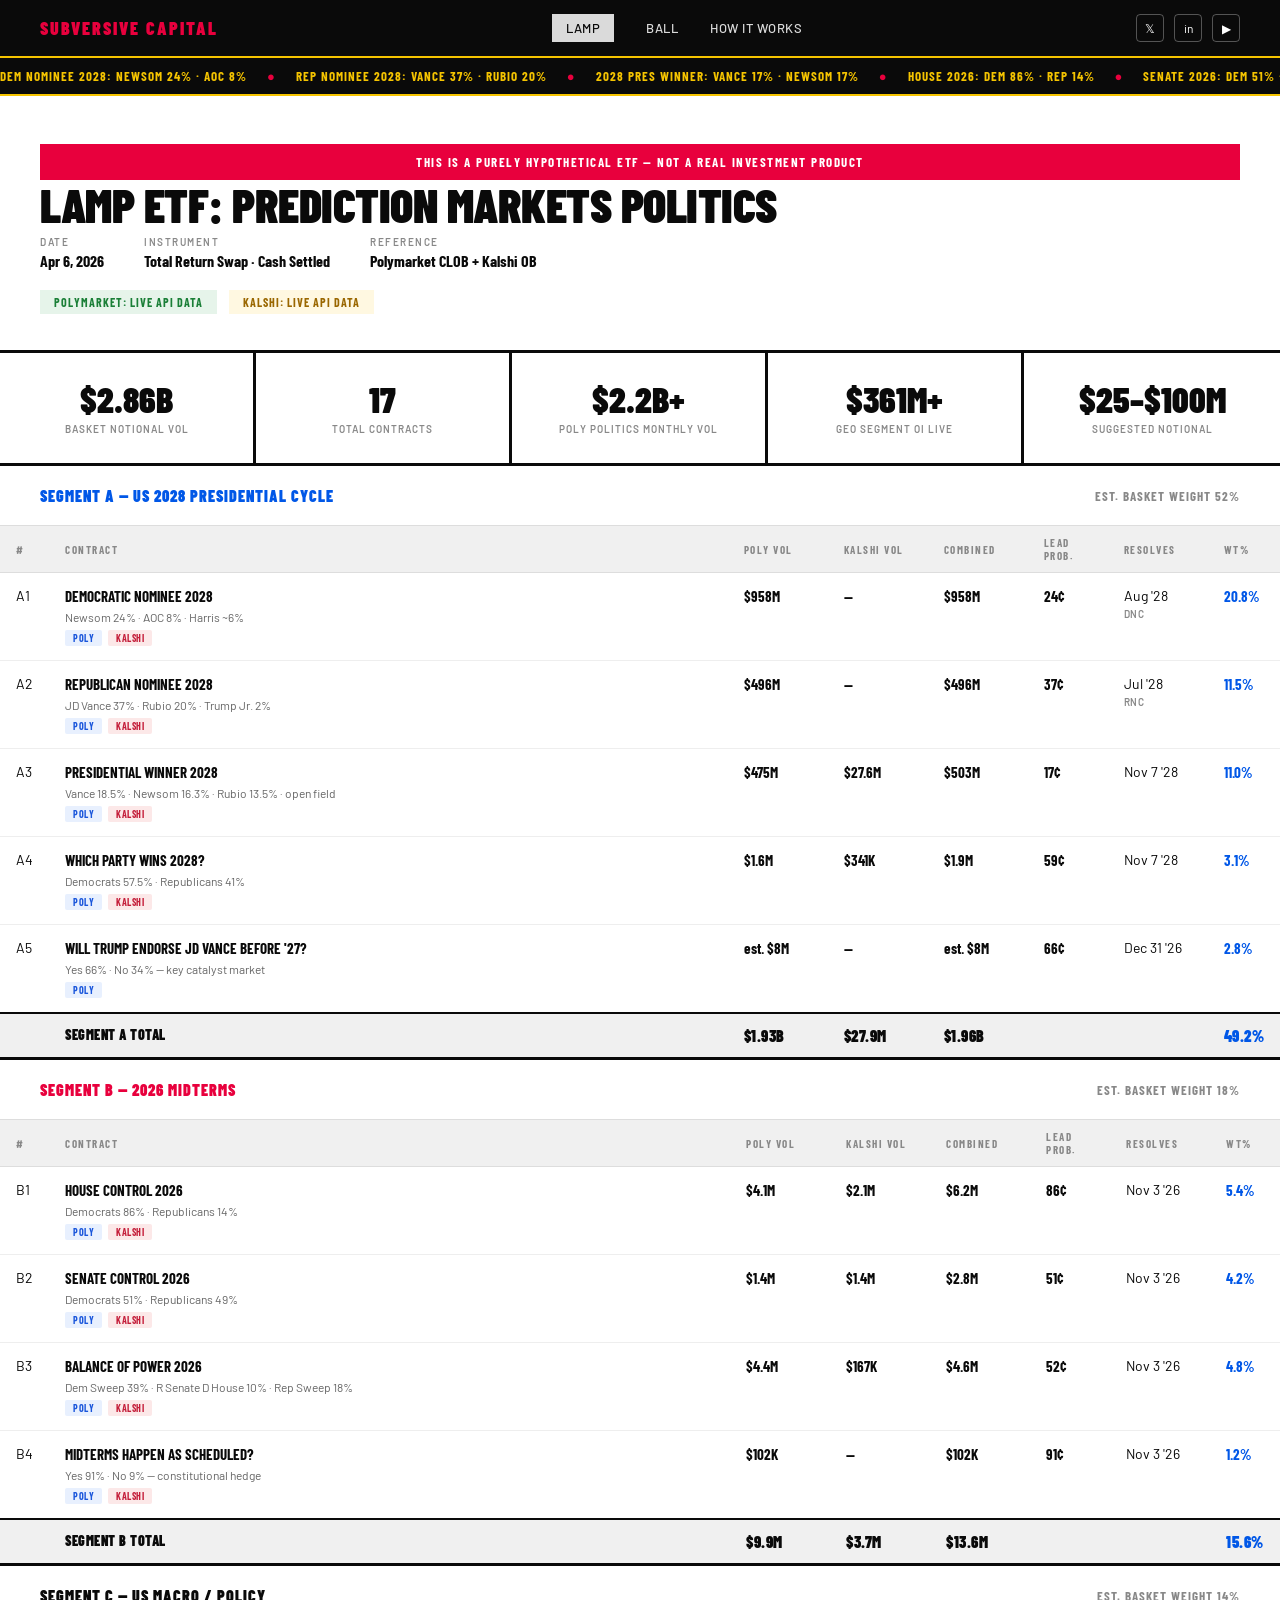
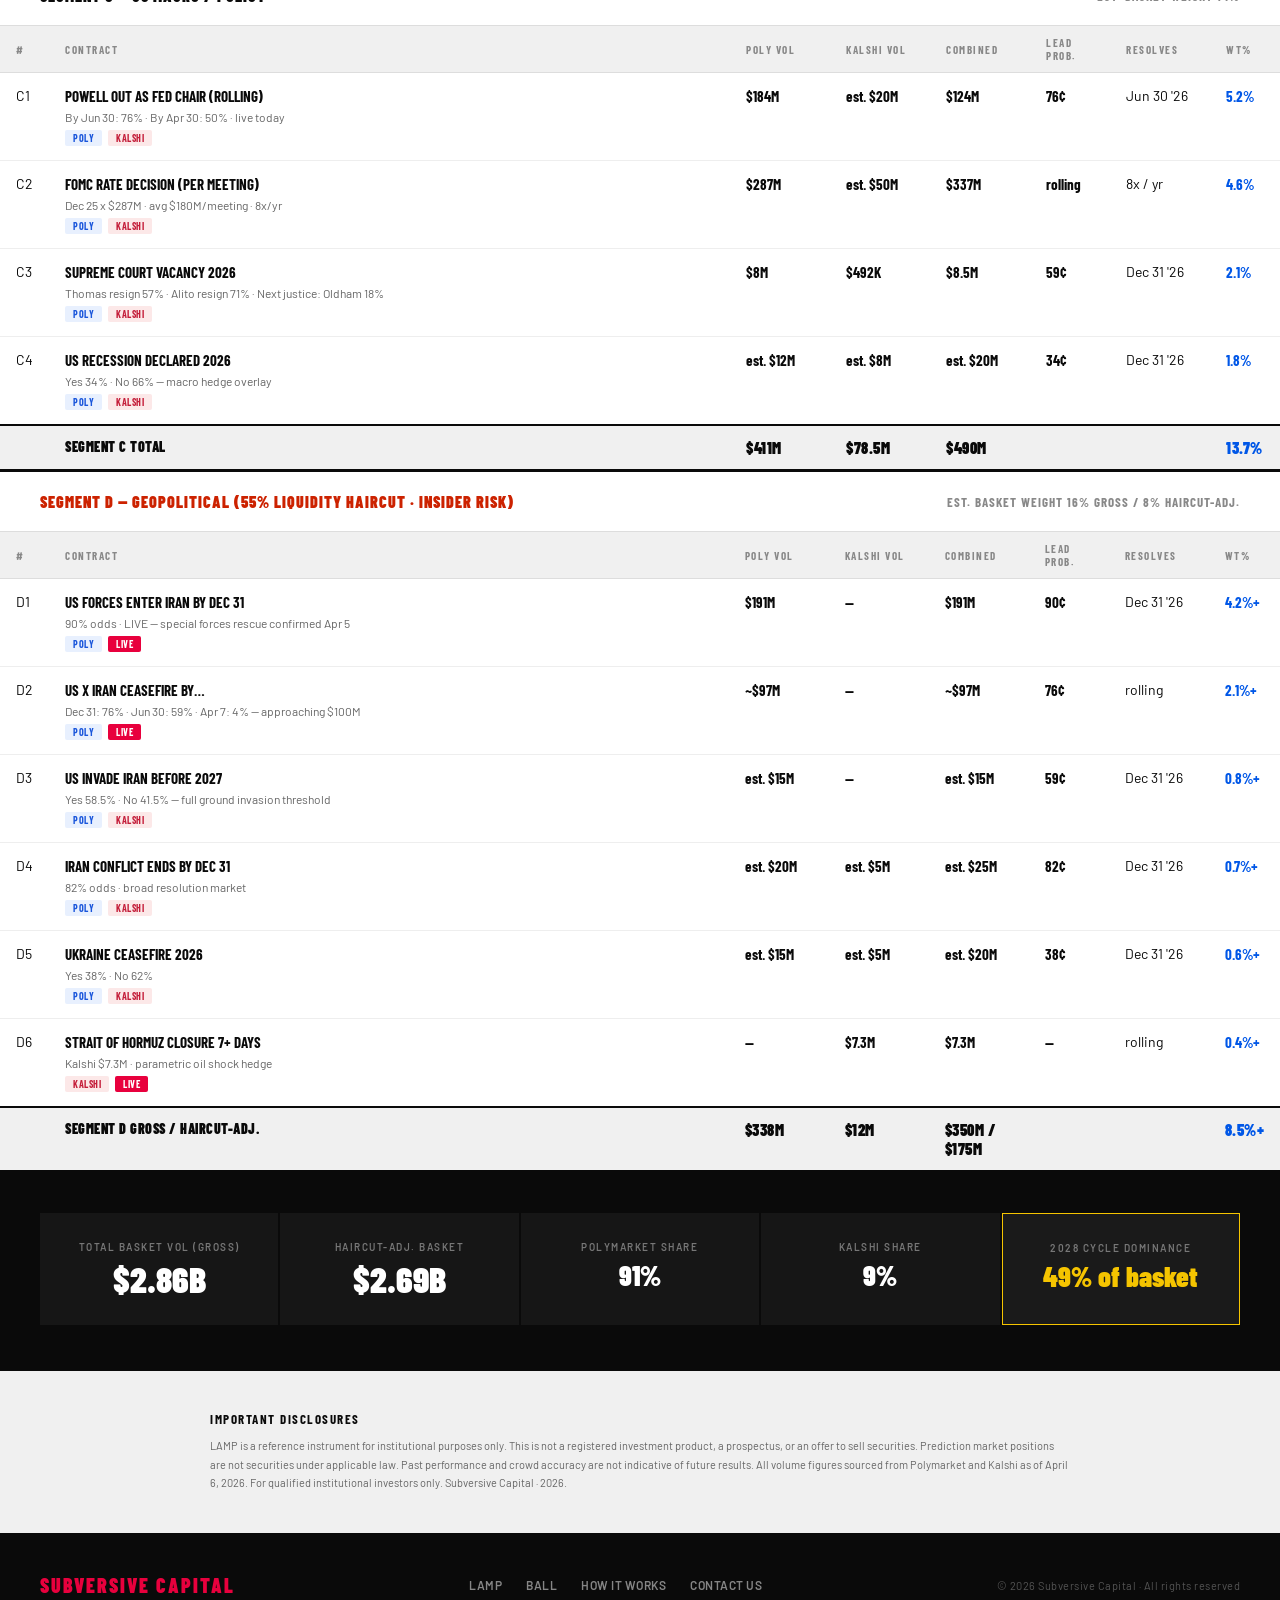
<file: index.html>
<!DOCTYPE html>
<html lang="en">
<head>
<meta charset="UTF-8">
<meta name="viewport" content="width=device-width, initial-scale=1.0">
<title>LAMP ETF — Full Reference Basket</title>
<link rel="stylesheet" href="styles.css">
</head>
<body>

<nav>
  <div class="nav-logo">Subversive Capital</div>
  <div class="nav-links">
    <a href="index.html" class="active">LAMP</a>
    <a href="ball.html">BALL</a>
    <a href="how.html">How It Works</a>
  </div>
  <div class="nav-icons">
    <div class="nav-icon">&#x1D54F;</div>
    <div class="nav-icon">in</div>
    <div class="nav-icon">&#9654;</div>
  </div>
</nav>

<div class="ticker-tape">
  <div class="ticker-inner" id="ticker-inner"></div>
</div>

<!-- ── BASKET HEADER ── -->
<section class="basket-header">
  <div class="hypothetical-banner">This is a purely hypothetical ETF &mdash; not a real investment product</div>
  <div class="basket-title">LAMP ETF: Prediction Markets Politics</div>

  <div class="basket-meta">
    <div class="meta-item">
      <div class="meta-label">Date</div>
      <div class="meta-value">Apr 6, 2026</div>
    </div>
    <div class="meta-item">
      <div class="meta-label">Instrument</div>
      <div class="meta-value">Total Return Swap &middot; Cash Settled</div>
    </div>
    <div class="meta-item">
      <div class="meta-label">Reference</div>
      <div class="meta-value">Polymarket CLOB + Kalshi OB</div>
    </div>
  </div>

  <div class="basket-status">
    <span class="status-badge status-confirmed">Polymarket: Live API data</span>
    <span class="status-badge status-pricing">Kalshi: Live API data</span>
  </div>
</section>

<!-- ── SUMMARY STATS ── -->
<div class="basket-summary">
  <div class="summary-stat">
    <div class="summary-val">$2.86B</div>
    <div class="summary-label">Basket notional vol</div>
  </div>
  <div class="summary-stat">
    <div class="summary-val">17</div>
    <div class="summary-label">Total contracts</div>
  </div>
  <div class="summary-stat">
    <div class="summary-val">$2.2B+</div>
    <div class="summary-label">Poly politics monthly vol</div>
  </div>
  <div class="summary-stat">
    <div class="summary-val">$361M+</div>
    <div class="summary-label">Geo segment OI live</div>
  </div>
  <div class="summary-stat">
    <div class="summary-val">$25&ndash;$100M</div>
    <div class="summary-label">Suggested notional</div>
  </div>
</div>

<!-- ══════════════════════════════════════════════════════════ -->
<!-- SEGMENT A — US 2028 PRESIDENTIAL CYCLE                    -->
<!-- ══════════════════════════════════════════════════════════ -->
<section class="segment" id="segment-a">
  <div class="segment-header seg-blue">
    <div class="segment-name">Segment A &mdash; US 2028 Presidential Cycle</div>
    <div class="segment-weight">Est. basket weight 52%</div>
  </div>

  <div class="table-wrap">
  <table class="segment-table">
    <thead>
      <tr>
        <th class="col-num">#</th>
        <th class="col-contract">Contract</th>
        <th class="col-vol">Poly Vol</th>
        <th class="col-vol">Kalshi Vol</th>
        <th class="col-vol">Combined</th>
        <th class="col-prob">Lead Prob.</th>
        <th class="col-resolve">Resolves</th>
        <th class="col-wt">Wt%</th>
      </tr>
    </thead>
    <tbody>
      <tr>
        <td>A1</td>
        <td>
          <div class="contract-name">Democratic Nominee 2028</div>
          <div class="contract-detail">Newsom 24% &middot; AOC 8% &middot; Harris ~6%</div>
          <div class="contract-sources"><span class="source poly">Poly</span> <span class="source kalshi">Kalshi</span></div>
        </td>
        <td class="num">$958M</td>
        <td class="num">&mdash;</td>
        <td class="num">$958M</td>
        <td class="num">24&cent;</td>
        <td>Aug '28<br><span class="resolve-note">DNC</span></td>
        <td class="num wt">20.8%</td>
      </tr>
      <tr>
        <td>A2</td>
        <td>
          <div class="contract-name">Republican Nominee 2028</div>
          <div class="contract-detail">JD Vance 37% &middot; Rubio 20% &middot; Trump Jr. 2%</div>
          <div class="contract-sources"><span class="source poly">Poly</span> <span class="source kalshi">Kalshi</span></div>
        </td>
        <td class="num">$496M</td>
        <td class="num">&mdash;</td>
        <td class="num">$496M</td>
        <td class="num">37&cent;</td>
        <td>Jul '28<br><span class="resolve-note">RNC</span></td>
        <td class="num wt">11.5%</td>
      </tr>
      <tr>
        <td>A3</td>
        <td>
          <div class="contract-name">Presidential Winner 2028</div>
          <div class="contract-detail">Vance 18.5% &middot; Newsom 16.3% &middot; Rubio 13.5% &middot; open field</div>
          <div class="contract-sources"><span class="source poly">Poly</span> <span class="source kalshi">Kalshi</span></div>
        </td>
        <td class="num">$475M</td>
        <td class="num">$27.6M</td>
        <td class="num">$503M</td>
        <td class="num">17&cent;</td>
        <td>Nov 7 '28</td>
        <td class="num wt">11.0%</td>
      </tr>
      <tr>
        <td>A4</td>
        <td>
          <div class="contract-name">Which party wins 2028?</div>
          <div class="contract-detail">Democrats 57.5% &middot; Republicans 41%</div>
          <div class="contract-sources"><span class="source poly">Poly</span> <span class="source kalshi">Kalshi</span></div>
        </td>
        <td class="num">$1.6M</td>
        <td class="num">$341K</td>
        <td class="num">$1.9M</td>
        <td class="num">59&cent;</td>
        <td>Nov 7 '28</td>
        <td class="num wt">3.1%</td>
      </tr>
      <tr>
        <td>A5</td>
        <td>
          <div class="contract-name">Will Trump endorse JD Vance before '27?</div>
          <div class="contract-detail">Yes 66% &middot; No 34% &mdash; key catalyst market</div>
          <div class="contract-sources"><span class="source poly">Poly</span></div>
        </td>
        <td class="num">est. $8M</td>
        <td class="num">&mdash;</td>
        <td class="num">est. $8M</td>
        <td class="num">66&cent;</td>
        <td>Dec 31 '26</td>
        <td class="num wt">2.8%</td>
      </tr>
      <tr class="subtotal-row">
        <td></td>
        <td>Segment A total</td>
        <td class="num">$1.93B</td>
        <td class="num">$27.9M</td>
        <td class="num">$1.96B</td>
        <td></td>
        <td></td>
        <td class="num wt">49.2%</td>
      </tr>
    </tbody>
  </table>
  </div>
</section>

<!-- ══════════════════════════════════════════════════════════ -->
<!-- SEGMENT B — 2026 MIDTERMS                                 -->
<!-- ══════════════════════════════════════════════════════════ -->
<section class="segment" id="segment-b">
  <div class="segment-header seg-red">
    <div class="segment-name">Segment B &mdash; 2026 Midterms</div>
    <div class="segment-weight">Est. basket weight 18%</div>
  </div>

  <div class="table-wrap">
  <table class="segment-table">
    <thead>
      <tr>
        <th class="col-num">#</th>
        <th class="col-contract">Contract</th>
        <th class="col-vol">Poly Vol</th>
        <th class="col-vol">Kalshi Vol</th>
        <th class="col-vol">Combined</th>
        <th class="col-prob">Lead Prob.</th>
        <th class="col-resolve">Resolves</th>
        <th class="col-wt">Wt%</th>
      </tr>
    </thead>
    <tbody>
      <tr>
        <td>B1</td>
        <td>
          <div class="contract-name">House Control 2026</div>
          <div class="contract-detail">Democrats 86% &middot; Republicans 14%</div>
          <div class="contract-sources"><span class="source poly">Poly</span> <span class="source kalshi">Kalshi</span></div>
        </td>
        <td class="num">$4.1M</td>
        <td class="num">$2.1M</td>
        <td class="num">$6.2M</td>
        <td class="num">86&cent;</td>
        <td>Nov 3 '26</td>
        <td class="num wt">5.4%</td>
      </tr>
      <tr>
        <td>B2</td>
        <td>
          <div class="contract-name">Senate Control 2026</div>
          <div class="contract-detail">Democrats 51% &middot; Republicans 49%</div>
          <div class="contract-sources"><span class="source poly">Poly</span> <span class="source kalshi">Kalshi</span></div>
        </td>
        <td class="num">$1.4M</td>
        <td class="num">$1.4M</td>
        <td class="num">$2.8M</td>
        <td class="num">51&cent;</td>
        <td>Nov 3 '26</td>
        <td class="num wt">4.2%</td>
      </tr>
      <tr>
        <td>B3</td>
        <td>
          <div class="contract-name">Balance of Power 2026</div>
          <div class="contract-detail">Dem Sweep 39% &middot; R Senate D House 10% &middot; Rep Sweep 18%</div>
          <div class="contract-sources"><span class="source poly">Poly</span> <span class="source kalshi">Kalshi</span></div>
        </td>
        <td class="num">$4.4M</td>
        <td class="num">$167K</td>
        <td class="num">$4.6M</td>
        <td class="num">52&cent;</td>
        <td>Nov 3 '26</td>
        <td class="num wt">4.8%</td>
      </tr>
      <tr>
        <td>B4</td>
        <td>
          <div class="contract-name">Midterms happen as scheduled?</div>
          <div class="contract-detail">Yes 91% &middot; No 9% &mdash; constitutional hedge</div>
          <div class="contract-sources"><span class="source poly">Poly</span> <span class="source kalshi">Kalshi</span></div>
        </td>
        <td class="num">$102K</td>
        <td class="num">&mdash;</td>
        <td class="num">$102K</td>
        <td class="num">91&cent;</td>
        <td>Nov 3 '26</td>
        <td class="num wt">1.2%</td>
      </tr>
      <tr class="subtotal-row">
        <td></td>
        <td>Segment B total</td>
        <td class="num">$9.9M</td>
        <td class="num">$3.7M</td>
        <td class="num">$13.6M</td>
        <td></td>
        <td></td>
        <td class="num wt">15.6%</td>
      </tr>
    </tbody>
  </table>
  </div>
</section>

<!-- ══════════════════════════════════════════════════════════ -->
<!-- SEGMENT C — US MACRO / POLICY                             -->
<!-- ══════════════════════════════════════════════════════════ -->
<section class="segment" id="segment-c">
  <div class="segment-header seg-black">
    <div class="segment-name">Segment C &mdash; US Macro / Policy</div>
    <div class="segment-weight">Est. basket weight 14%</div>
  </div>

  <div class="table-wrap">
  <table class="segment-table">
    <thead>
      <tr>
        <th class="col-num">#</th>
        <th class="col-contract">Contract</th>
        <th class="col-vol">Poly Vol</th>
        <th class="col-vol">Kalshi Vol</th>
        <th class="col-vol">Combined</th>
        <th class="col-prob">Lead Prob.</th>
        <th class="col-resolve">Resolves</th>
        <th class="col-wt">Wt%</th>
      </tr>
    </thead>
    <tbody>
      <tr>
        <td>C1</td>
        <td>
          <div class="contract-name">Powell out as Fed Chair (rolling)</div>
          <div class="contract-detail">By Jun 30: 76% &middot; By Apr 30: 50% &middot; live today</div>
          <div class="contract-sources"><span class="source poly">Poly</span> <span class="source kalshi">Kalshi</span></div>
        </td>
        <td class="num">$184M</td>
        <td class="num">est. $20M</td>
        <td class="num">$124M</td>
        <td class="num">76&cent;</td>
        <td>Jun 30 '26</td>
        <td class="num wt">5.2%</td>
      </tr>
      <tr>
        <td>C2</td>
        <td>
          <div class="contract-name">FOMC rate decision (per meeting)</div>
          <div class="contract-detail">Dec 25 x $287M &middot; avg $180M/meeting &middot; 8x/yr</div>
          <div class="contract-sources"><span class="source poly">Poly</span> <span class="source kalshi">Kalshi</span></div>
        </td>
        <td class="num">$287M</td>
        <td class="num">est. $50M</td>
        <td class="num">$337M</td>
        <td class="num">rolling</td>
        <td>8x / yr</td>
        <td class="num wt">4.6%</td>
      </tr>
      <tr>
        <td>C3</td>
        <td>
          <div class="contract-name">Supreme Court vacancy 2026</div>
          <div class="contract-detail">Thomas resign 57% &middot; Alito resign 71% &middot; Next justice: Oldham 18%</div>
          <div class="contract-sources"><span class="source poly">Poly</span> <span class="source kalshi">Kalshi</span></div>
        </td>
        <td class="num">$8M</td>
        <td class="num">$492K</td>
        <td class="num">$8.5M</td>
        <td class="num">59&cent;</td>
        <td>Dec 31 '26</td>
        <td class="num wt">2.1%</td>
      </tr>
      <tr>
        <td>C4</td>
        <td>
          <div class="contract-name">US recession declared 2026</div>
          <div class="contract-detail">Yes 34% &middot; No 66% &mdash; macro hedge overlay</div>
          <div class="contract-sources"><span class="source poly">Poly</span> <span class="source kalshi">Kalshi</span></div>
        </td>
        <td class="num">est. $12M</td>
        <td class="num">est. $8M</td>
        <td class="num">est. $20M</td>
        <td class="num">34&cent;</td>
        <td>Dec 31 '26</td>
        <td class="num wt">1.8%</td>
      </tr>
      <tr class="subtotal-row">
        <td></td>
        <td>Segment C total</td>
        <td class="num">$411M</td>
        <td class="num">$78.5M</td>
        <td class="num">$490M</td>
        <td></td>
        <td></td>
        <td class="num wt">13.7%</td>
      </tr>
    </tbody>
  </table>
  </div>
</section>

<!-- ══════════════════════════════════════════════════════════ -->
<!-- SEGMENT D — GEOPOLITICAL                                  -->
<!-- ══════════════════════════════════════════════════════════ -->
<section class="segment" id="segment-d">
  <div class="segment-header seg-darkred">
    <div class="segment-name">Segment D &mdash; Geopolitical (55% liquidity haircut &middot; insider risk)</div>
    <div class="segment-weight">Est. basket weight 16% gross / 8% haircut-adj.</div>
  </div>

  <div class="table-wrap">
  <table class="segment-table">
    <thead>
      <tr>
        <th class="col-num">#</th>
        <th class="col-contract">Contract</th>
        <th class="col-vol">Poly Vol</th>
        <th class="col-vol">Kalshi Vol</th>
        <th class="col-vol">Combined</th>
        <th class="col-prob">Lead Prob.</th>
        <th class="col-resolve">Resolves</th>
        <th class="col-wt">Wt%</th>
      </tr>
    </thead>
    <tbody>
      <tr>
        <td>D1</td>
        <td>
          <div class="contract-name">US forces enter Iran by Dec 31</div>
          <div class="contract-detail">90% odds &middot; LIVE &mdash; special forces rescue confirmed Apr 5</div>
          <div class="contract-sources"><span class="source poly">Poly</span> <span class="source live">Live</span></div>
        </td>
        <td class="num">$191M</td>
        <td class="num">&mdash;</td>
        <td class="num">$191M</td>
        <td class="num">90&cent;</td>
        <td>Dec 31 '26</td>
        <td class="num wt">4.2%+</td>
      </tr>
      <tr>
        <td>D2</td>
        <td>
          <div class="contract-name">US x Iran ceasefire by&hellip;</div>
          <div class="contract-detail">Dec 31: 76% &middot; Jun 30: 59% &middot; Apr 7: 4% &mdash; approaching $100M</div>
          <div class="contract-sources"><span class="source poly">Poly</span> <span class="source live">Live</span></div>
        </td>
        <td class="num">~$97M</td>
        <td class="num">&mdash;</td>
        <td class="num">~$97M</td>
        <td class="num">76&cent;</td>
        <td>rolling</td>
        <td class="num wt">2.1%+</td>
      </tr>
      <tr>
        <td>D3</td>
        <td>
          <div class="contract-name">US invade Iran before 2027</div>
          <div class="contract-detail">Yes 58.5% &middot; No 41.5% &mdash; full ground invasion threshold</div>
          <div class="contract-sources"><span class="source poly">Poly</span> <span class="source kalshi">Kalshi</span></div>
        </td>
        <td class="num">est. $15M</td>
        <td class="num">&mdash;</td>
        <td class="num">est. $15M</td>
        <td class="num">59&cent;</td>
        <td>Dec 31 '26</td>
        <td class="num wt">0.8%+</td>
      </tr>
      <tr>
        <td>D4</td>
        <td>
          <div class="contract-name">Iran conflict ends by Dec 31</div>
          <div class="contract-detail">82% odds &middot; broad resolution market</div>
          <div class="contract-sources"><span class="source poly">Poly</span> <span class="source kalshi">Kalshi</span></div>
        </td>
        <td class="num">est. $20M</td>
        <td class="num">est. $5M</td>
        <td class="num">est. $25M</td>
        <td class="num">82&cent;</td>
        <td>Dec 31 '26</td>
        <td class="num wt">0.7%+</td>
      </tr>
      <tr>
        <td>D5</td>
        <td>
          <div class="contract-name">Ukraine ceasefire 2026</div>
          <div class="contract-detail">Yes 38% &middot; No 62%</div>
          <div class="contract-sources"><span class="source poly">Poly</span> <span class="source kalshi">Kalshi</span></div>
        </td>
        <td class="num">est. $15M</td>
        <td class="num">est. $5M</td>
        <td class="num">est. $20M</td>
        <td class="num">38&cent;</td>
        <td>Dec 31 '26</td>
        <td class="num wt">0.6%+</td>
      </tr>
      <tr>
        <td>D6</td>
        <td>
          <div class="contract-name">Strait of Hormuz closure 7+ days</div>
          <div class="contract-detail">Kalshi $7.3M &middot; parametric oil shock hedge</div>
          <div class="contract-sources"><span class="source kalshi">Kalshi</span> <span class="source live">Live</span></div>
        </td>
        <td class="num">&mdash;</td>
        <td class="num">$7.3M</td>
        <td class="num">$7.3M</td>
        <td class="num">&mdash;</td>
        <td>rolling</td>
        <td class="num wt">0.4%+</td>
      </tr>
      <tr class="subtotal-row">
        <td></td>
        <td>Segment D gross / haircut-adj.</td>
        <td class="num">$338M</td>
        <td class="num">$12M</td>
        <td class="num">$350M /<br>$175M</td>
        <td></td>
        <td></td>
        <td class="num wt">8.5%+</td>
      </tr>
    </tbody>
  </table>
  </div>
</section>

<!-- ── BASKET TOTALS ── -->
<section class="basket-totals">
  <div class="totals-grid">
    <div class="total-item">
      <div class="total-label">Total basket vol (gross)</div>
      <div class="total-val big">$2.86B</div>
    </div>
    <div class="total-item">
      <div class="total-label">Haircut-adj. basket</div>
      <div class="total-val big">$2.69B</div>
    </div>
    <div class="total-item">
      <div class="total-label">Polymarket share</div>
      <div class="total-val">91%</div>
    </div>
    <div class="total-item">
      <div class="total-label">Kalshi share</div>
      <div class="total-val">9%</div>
    </div>
    <div class="total-item highlight">
      <div class="total-label">2028 cycle dominance</div>
      <div class="total-val accent">49% of basket</div>
    </div>
  </div>
</section>

<!-- ── DISCLAIMER ── -->
<div class="disclaimer">
  <div class="disclaimer-inner">
    <h3>Important Disclosures</h3>
    <p>LAMP is a reference instrument for institutional purposes only. This is not a registered investment product, a prospectus, or an offer to sell securities. Prediction market positions are not securities under applicable law. Past performance and crowd accuracy are not indicative of future results. All volume figures sourced from Polymarket and Kalshi as of April 6, 2026. For qualified institutional investors only. Subversive Capital &middot; 2026.</p>
  </div>
</div>

<footer>
  <div class="footer-logo">Subversive Capital</div>
  <div class="footer-links">
    <a href="index.html">LAMP</a>
    <a href="ball.html">BALL</a>
    <a href="how.html">How It Works</a>
    <a href="#">Contact Us</a>
  </div>
  <div class="footer-copy">&copy; 2026 Subversive Capital &middot; All rights reserved</div>
</footer>

<script src="ticker.js"></script>
</body>
</html>
</file>
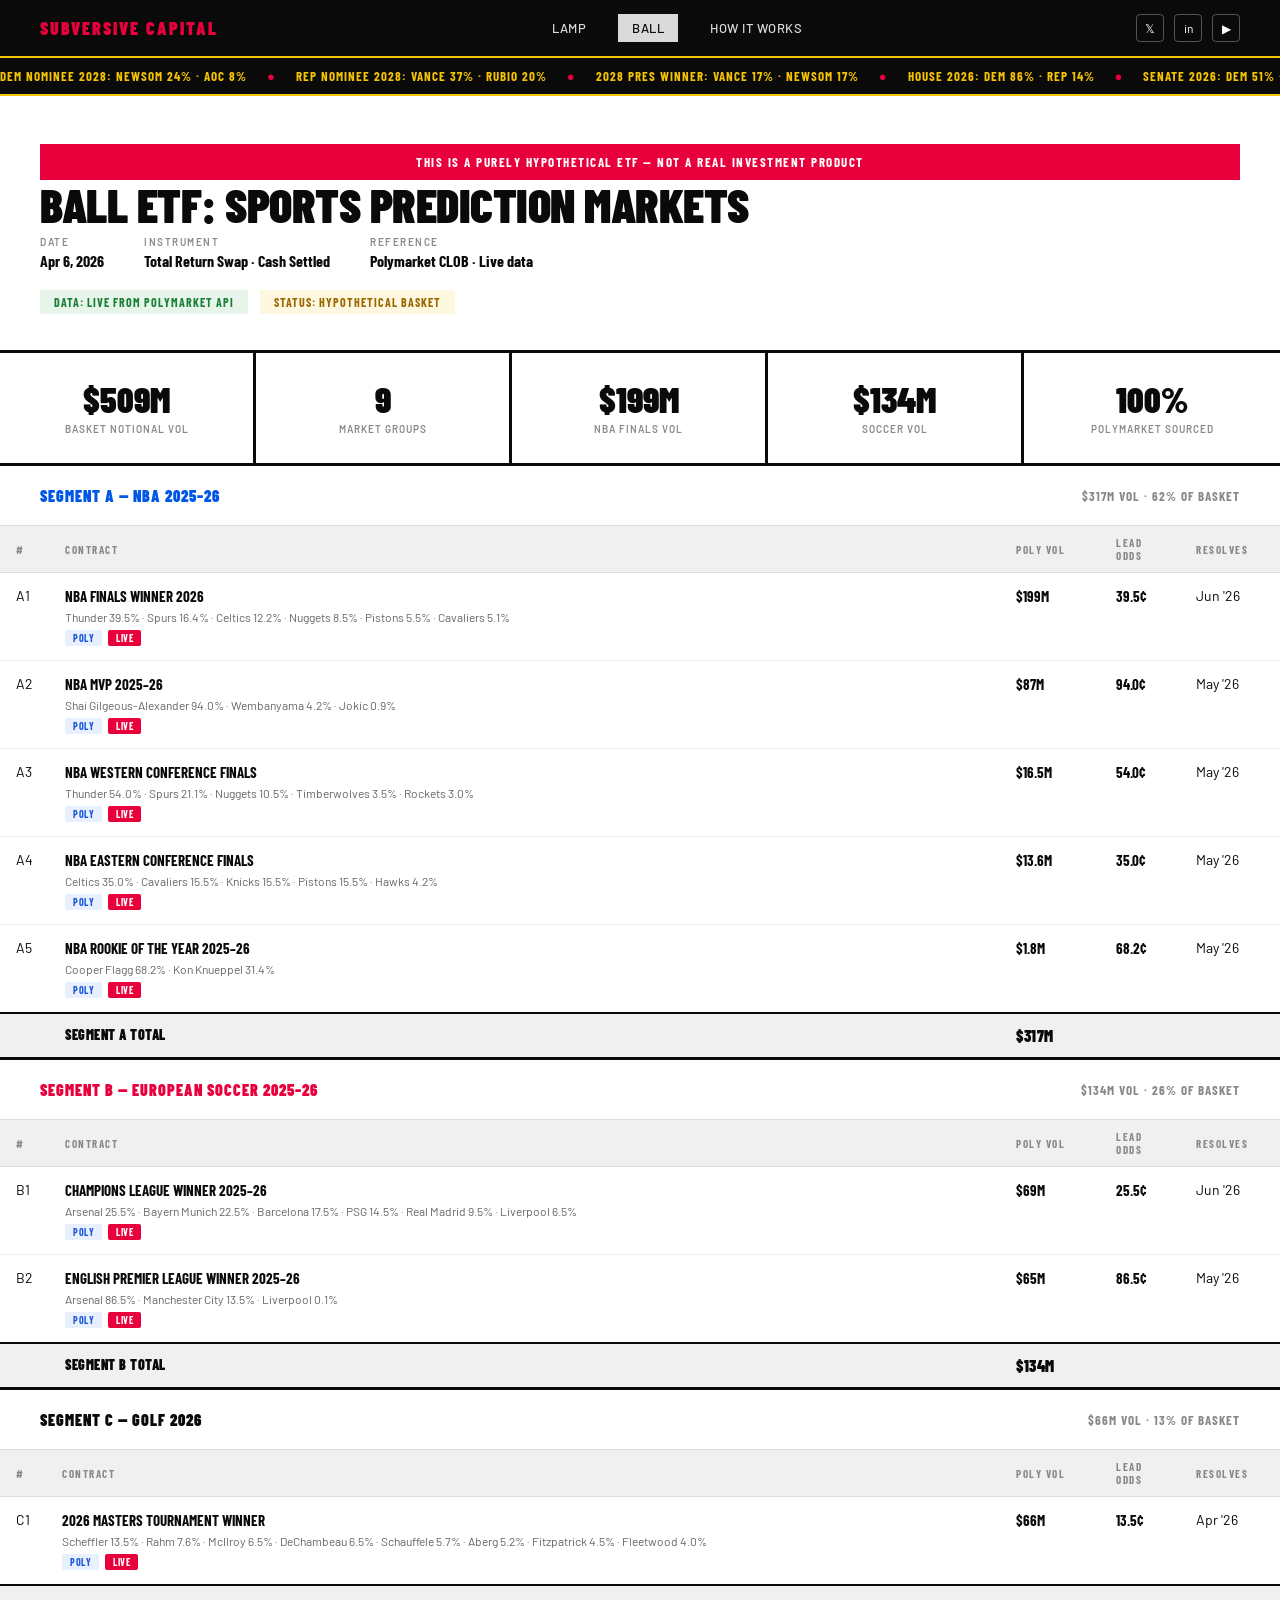
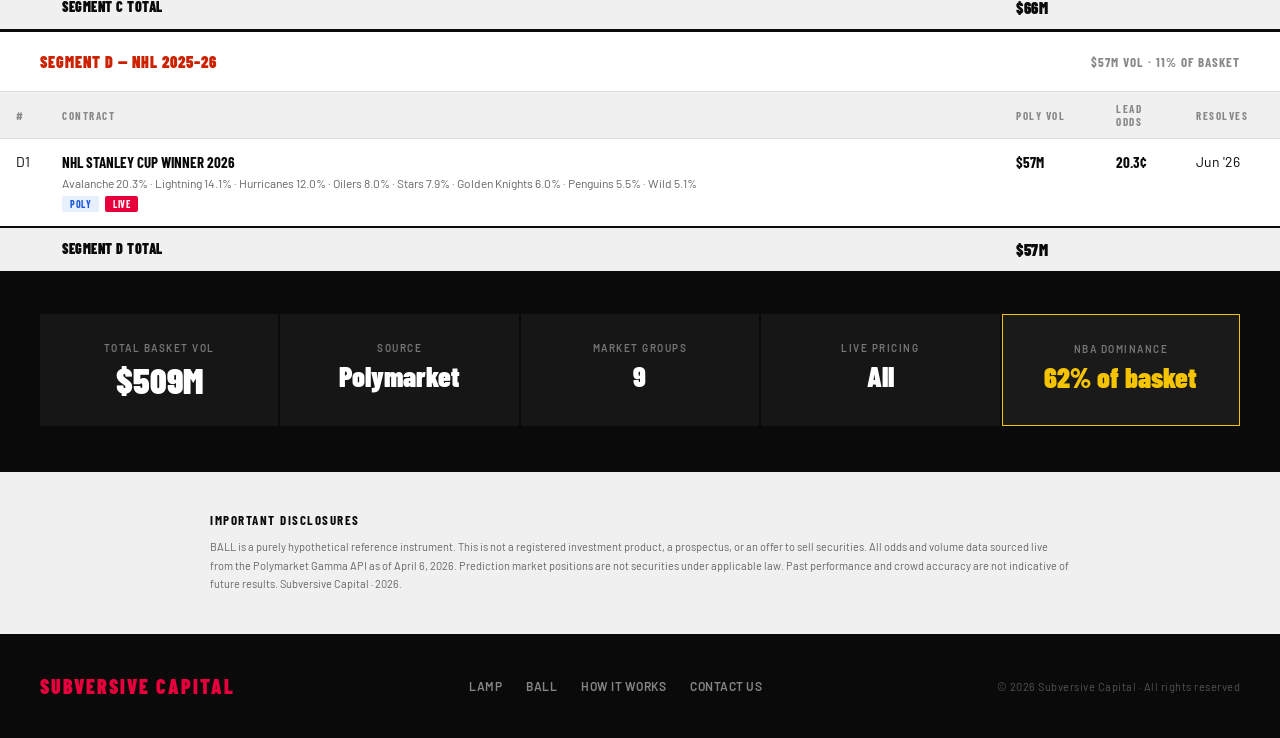
<file: ball.html>
<!DOCTYPE html>
<html lang="en">
<head>
<meta charset="UTF-8">
<meta name="viewport" content="width=device-width, initial-scale=1.0">
<title>BALL ETF — Sports Prediction Markets</title>
<link rel="stylesheet" href="styles.css">
</head>
<body>

<nav>
  <div class="nav-logo">Subversive Capital</div>
  <div class="nav-links">
    <a href="index.html">LAMP</a>
    <a href="ball.html" class="active">BALL</a>
    <a href="how.html">How It Works</a>
  </div>
  <div class="nav-icons">
    <div class="nav-icon">&#x1D54F;</div>
    <div class="nav-icon">in</div>
    <div class="nav-icon">&#9654;</div>
  </div>
</nav>

<div class="ticker-tape">
  <div class="ticker-inner" id="ticker-inner"></div>
</div>

<!-- ── HEADER ── -->
<section class="basket-header">
  <div class="hypothetical-banner">This is a purely hypothetical ETF &mdash; not a real investment product</div>
  <div class="basket-title">BALL ETF: Sports Prediction Markets</div>

  <div class="basket-meta">
    <div class="meta-item">
      <div class="meta-label">Date</div>
      <div class="meta-value">Apr 6, 2026</div>
    </div>
    <div class="meta-item">
      <div class="meta-label">Instrument</div>
      <div class="meta-value">Total Return Swap &middot; Cash Settled</div>
    </div>
    <div class="meta-item">
      <div class="meta-label">Reference</div>
      <div class="meta-value">Polymarket CLOB &middot; Live data</div>
    </div>
  </div>

  <div class="basket-status">
    <span class="status-badge status-confirmed">Data: Live from Polymarket API</span>
    <span class="status-badge status-pricing">Status: Hypothetical basket</span>
  </div>
</section>

<!-- ── SUMMARY STATS ── -->
<div class="basket-summary">
  <div class="summary-stat">
    <div class="summary-val">$509M</div>
    <div class="summary-label">Basket notional vol</div>
  </div>
  <div class="summary-stat">
    <div class="summary-val">9</div>
    <div class="summary-label">Market groups</div>
  </div>
  <div class="summary-stat">
    <div class="summary-val">$199M</div>
    <div class="summary-label">NBA Finals vol</div>
  </div>
  <div class="summary-stat">
    <div class="summary-val">$134M</div>
    <div class="summary-label">Soccer vol</div>
  </div>
  <div class="summary-stat">
    <div class="summary-val">100%</div>
    <div class="summary-label">Polymarket sourced</div>
  </div>
</div>

<!-- ══════════════════════════════════════════════════════════ -->
<!-- SEGMENT A — NBA                                           -->
<!-- ══════════════════════════════════════════════════════════ -->
<section class="segment" id="segment-a">
  <div class="segment-header seg-blue">
    <div class="segment-name">Segment A &mdash; NBA 2025&ndash;26</div>
    <div class="segment-weight">$317M vol &middot; 62% of basket</div>
  </div>

  <div class="table-wrap">
  <table class="segment-table">
    <thead>
      <tr>
        <th class="col-num">#</th>
        <th class="col-contract">Contract</th>
        <th class="col-vol">Poly Vol</th>
        <th class="col-prob">Lead Odds</th>
        <th class="col-resolve">Resolves</th>
      </tr>
    </thead>
    <tbody>
      <tr>
        <td>A1</td>
        <td>
          <div class="contract-name">NBA Finals Winner 2026</div>
          <div class="contract-detail">Thunder 39.5% &middot; Spurs 16.4% &middot; Celtics 12.2% &middot; Nuggets 8.5% &middot; Pistons 5.5% &middot; Cavaliers 5.1%</div>
          <div class="contract-sources"><span class="source poly">Poly</span> <span class="source live">Live</span></div>
        </td>
        <td class="num">$199M</td>
        <td class="num">39.5&cent;</td>
        <td>Jun '26</td>
      </tr>
      <tr>
        <td>A2</td>
        <td>
          <div class="contract-name">NBA MVP 2025&ndash;26</div>
          <div class="contract-detail">Shai Gilgeous-Alexander 94.0% &middot; Wembanyama 4.2% &middot; Jokic 0.9%</div>
          <div class="contract-sources"><span class="source poly">Poly</span> <span class="source live">Live</span></div>
        </td>
        <td class="num">$87M</td>
        <td class="num">94.0&cent;</td>
        <td>May '26</td>
      </tr>
      <tr>
        <td>A3</td>
        <td>
          <div class="contract-name">NBA Western Conference Finals</div>
          <div class="contract-detail">Thunder 54.0% &middot; Spurs 21.1% &middot; Nuggets 10.5% &middot; Timberwolves 3.5% &middot; Rockets 3.0%</div>
          <div class="contract-sources"><span class="source poly">Poly</span> <span class="source live">Live</span></div>
        </td>
        <td class="num">$16.5M</td>
        <td class="num">54.0&cent;</td>
        <td>May '26</td>
      </tr>
      <tr>
        <td>A4</td>
        <td>
          <div class="contract-name">NBA Eastern Conference Finals</div>
          <div class="contract-detail">Celtics 35.0% &middot; Cavaliers 15.5% &middot; Knicks 15.5% &middot; Pistons 15.5% &middot; Hawks 4.2%</div>
          <div class="contract-sources"><span class="source poly">Poly</span> <span class="source live">Live</span></div>
        </td>
        <td class="num">$13.6M</td>
        <td class="num">35.0&cent;</td>
        <td>May '26</td>
      </tr>
      <tr>
        <td>A5</td>
        <td>
          <div class="contract-name">NBA Rookie of the Year 2025&ndash;26</div>
          <div class="contract-detail">Cooper Flagg 68.2% &middot; Kon Knueppel 31.4%</div>
          <div class="contract-sources"><span class="source poly">Poly</span> <span class="source live">Live</span></div>
        </td>
        <td class="num">$1.8M</td>
        <td class="num">68.2&cent;</td>
        <td>May '26</td>
      </tr>
      <tr class="subtotal-row">
        <td></td>
        <td>Segment A total</td>
        <td class="num">$317M</td>
        <td></td>
        <td></td>
      </tr>
    </tbody>
  </table>
  </div>
</section>

<!-- ══════════════════════════════════════════════════════════ -->
<!-- SEGMENT B — SOCCER                                        -->
<!-- ══════════════════════════════════════════════════════════ -->
<section class="segment" id="segment-b">
  <div class="segment-header seg-red">
    <div class="segment-name">Segment B &mdash; European Soccer 2025&ndash;26</div>
    <div class="segment-weight">$134M vol &middot; 26% of basket</div>
  </div>

  <div class="table-wrap">
  <table class="segment-table">
    <thead>
      <tr>
        <th class="col-num">#</th>
        <th class="col-contract">Contract</th>
        <th class="col-vol">Poly Vol</th>
        <th class="col-prob">Lead Odds</th>
        <th class="col-resolve">Resolves</th>
      </tr>
    </thead>
    <tbody>
      <tr>
        <td>B1</td>
        <td>
          <div class="contract-name">Champions League Winner 2025&ndash;26</div>
          <div class="contract-detail">Arsenal 25.5% &middot; Bayern Munich 22.5% &middot; Barcelona 17.5% &middot; PSG 14.5% &middot; Real Madrid 9.5% &middot; Liverpool 6.5%</div>
          <div class="contract-sources"><span class="source poly">Poly</span> <span class="source live">Live</span></div>
        </td>
        <td class="num">$69M</td>
        <td class="num">25.5&cent;</td>
        <td>Jun '26</td>
      </tr>
      <tr>
        <td>B2</td>
        <td>
          <div class="contract-name">English Premier League Winner 2025&ndash;26</div>
          <div class="contract-detail">Arsenal 86.5% &middot; Manchester City 13.5% &middot; Liverpool 0.1%</div>
          <div class="contract-sources"><span class="source poly">Poly</span> <span class="source live">Live</span></div>
        </td>
        <td class="num">$65M</td>
        <td class="num">86.5&cent;</td>
        <td>May '26</td>
      </tr>
      <tr class="subtotal-row">
        <td></td>
        <td>Segment B total</td>
        <td class="num">$134M</td>
        <td></td>
        <td></td>
      </tr>
    </tbody>
  </table>
  </div>
</section>

<!-- ══════════════════════════════════════════════════════════ -->
<!-- SEGMENT C — GOLF                                          -->
<!-- ══════════════════════════════════════════════════════════ -->
<section class="segment" id="segment-c">
  <div class="segment-header seg-black">
    <div class="segment-name">Segment C &mdash; Golf 2026</div>
    <div class="segment-weight">$66M vol &middot; 13% of basket</div>
  </div>

  <div class="table-wrap">
  <table class="segment-table">
    <thead>
      <tr>
        <th class="col-num">#</th>
        <th class="col-contract">Contract</th>
        <th class="col-vol">Poly Vol</th>
        <th class="col-prob">Lead Odds</th>
        <th class="col-resolve">Resolves</th>
      </tr>
    </thead>
    <tbody>
      <tr>
        <td>C1</td>
        <td>
          <div class="contract-name">2026 Masters Tournament Winner</div>
          <div class="contract-detail">Scheffler 13.5% &middot; Rahm 7.6% &middot; McIlroy 6.5% &middot; DeChambeau 6.5% &middot; Schauffele 5.7% &middot; Aberg 5.2% &middot; Fitzpatrick 4.5% &middot; Fleetwood 4.0%</div>
          <div class="contract-sources"><span class="source poly">Poly</span> <span class="source live">Live</span></div>
        </td>
        <td class="num">$66M</td>
        <td class="num">13.5&cent;</td>
        <td>Apr '26</td>
      </tr>
      <tr class="subtotal-row">
        <td></td>
        <td>Segment C total</td>
        <td class="num">$66M</td>
        <td></td>
        <td></td>
      </tr>
    </tbody>
  </table>
  </div>
</section>

<!-- ══════════════════════════════════════════════════════════ -->
<!-- SEGMENT D — NHL                                           -->
<!-- ══════════════════════════════════════════════════════════ -->
<section class="segment" id="segment-d">
  <div class="segment-header seg-darkred">
    <div class="segment-name">Segment D &mdash; NHL 2025&ndash;26</div>
    <div class="segment-weight">$57M vol &middot; 11% of basket</div>
  </div>

  <div class="table-wrap">
  <table class="segment-table">
    <thead>
      <tr>
        <th class="col-num">#</th>
        <th class="col-contract">Contract</th>
        <th class="col-vol">Poly Vol</th>
        <th class="col-prob">Lead Odds</th>
        <th class="col-resolve">Resolves</th>
      </tr>
    </thead>
    <tbody>
      <tr>
        <td>D1</td>
        <td>
          <div class="contract-name">NHL Stanley Cup Winner 2026</div>
          <div class="contract-detail">Avalanche 20.3% &middot; Lightning 14.1% &middot; Hurricanes 12.0% &middot; Oilers 8.0% &middot; Stars 7.9% &middot; Golden Knights 6.0% &middot; Penguins 5.5% &middot; Wild 5.1%</div>
          <div class="contract-sources"><span class="source poly">Poly</span> <span class="source live">Live</span></div>
        </td>
        <td class="num">$57M</td>
        <td class="num">20.3&cent;</td>
        <td>Jun '26</td>
      </tr>
      <tr class="subtotal-row">
        <td></td>
        <td>Segment D total</td>
        <td class="num">$57M</td>
        <td></td>
        <td></td>
      </tr>
    </tbody>
  </table>
  </div>
</section>

<!-- ── BASKET TOTALS ── -->
<section class="basket-totals">
  <div class="totals-grid">
    <div class="total-item">
      <div class="total-label">Total basket vol</div>
      <div class="total-val big">$509M</div>
    </div>
    <div class="total-item">
      <div class="total-label">Source</div>
      <div class="total-val">Polymarket</div>
    </div>
    <div class="total-item">
      <div class="total-label">Market groups</div>
      <div class="total-val">9</div>
    </div>
    <div class="total-item">
      <div class="total-label">Live pricing</div>
      <div class="total-val">All</div>
    </div>
    <div class="total-item highlight">
      <div class="total-label">NBA dominance</div>
      <div class="total-val accent">62% of basket</div>
    </div>
  </div>
</section>

<!-- ── DISCLAIMER ── -->
<div class="disclaimer">
  <div class="disclaimer-inner">
    <h3>Important Disclosures</h3>
    <p>BALL is a purely hypothetical reference instrument. This is not a registered investment product, a prospectus, or an offer to sell securities. All odds and volume data sourced live from the Polymarket Gamma API as of April 6, 2026. Prediction market positions are not securities under applicable law. Past performance and crowd accuracy are not indicative of future results. Subversive Capital &middot; 2026.</p>
  </div>
</div>

<footer>
  <div class="footer-logo">Subversive Capital</div>
  <div class="footer-links">
    <a href="index.html">LAMP</a>
    <a href="ball.html">BALL</a>
    <a href="how.html">How It Works</a>
    <a href="#">Contact Us</a>
  </div>
  <div class="footer-copy">&copy; 2026 Subversive Capital &middot; All rights reserved</div>
</footer>

<script src="ticker.js"></script>
</body>
</html>
</file>
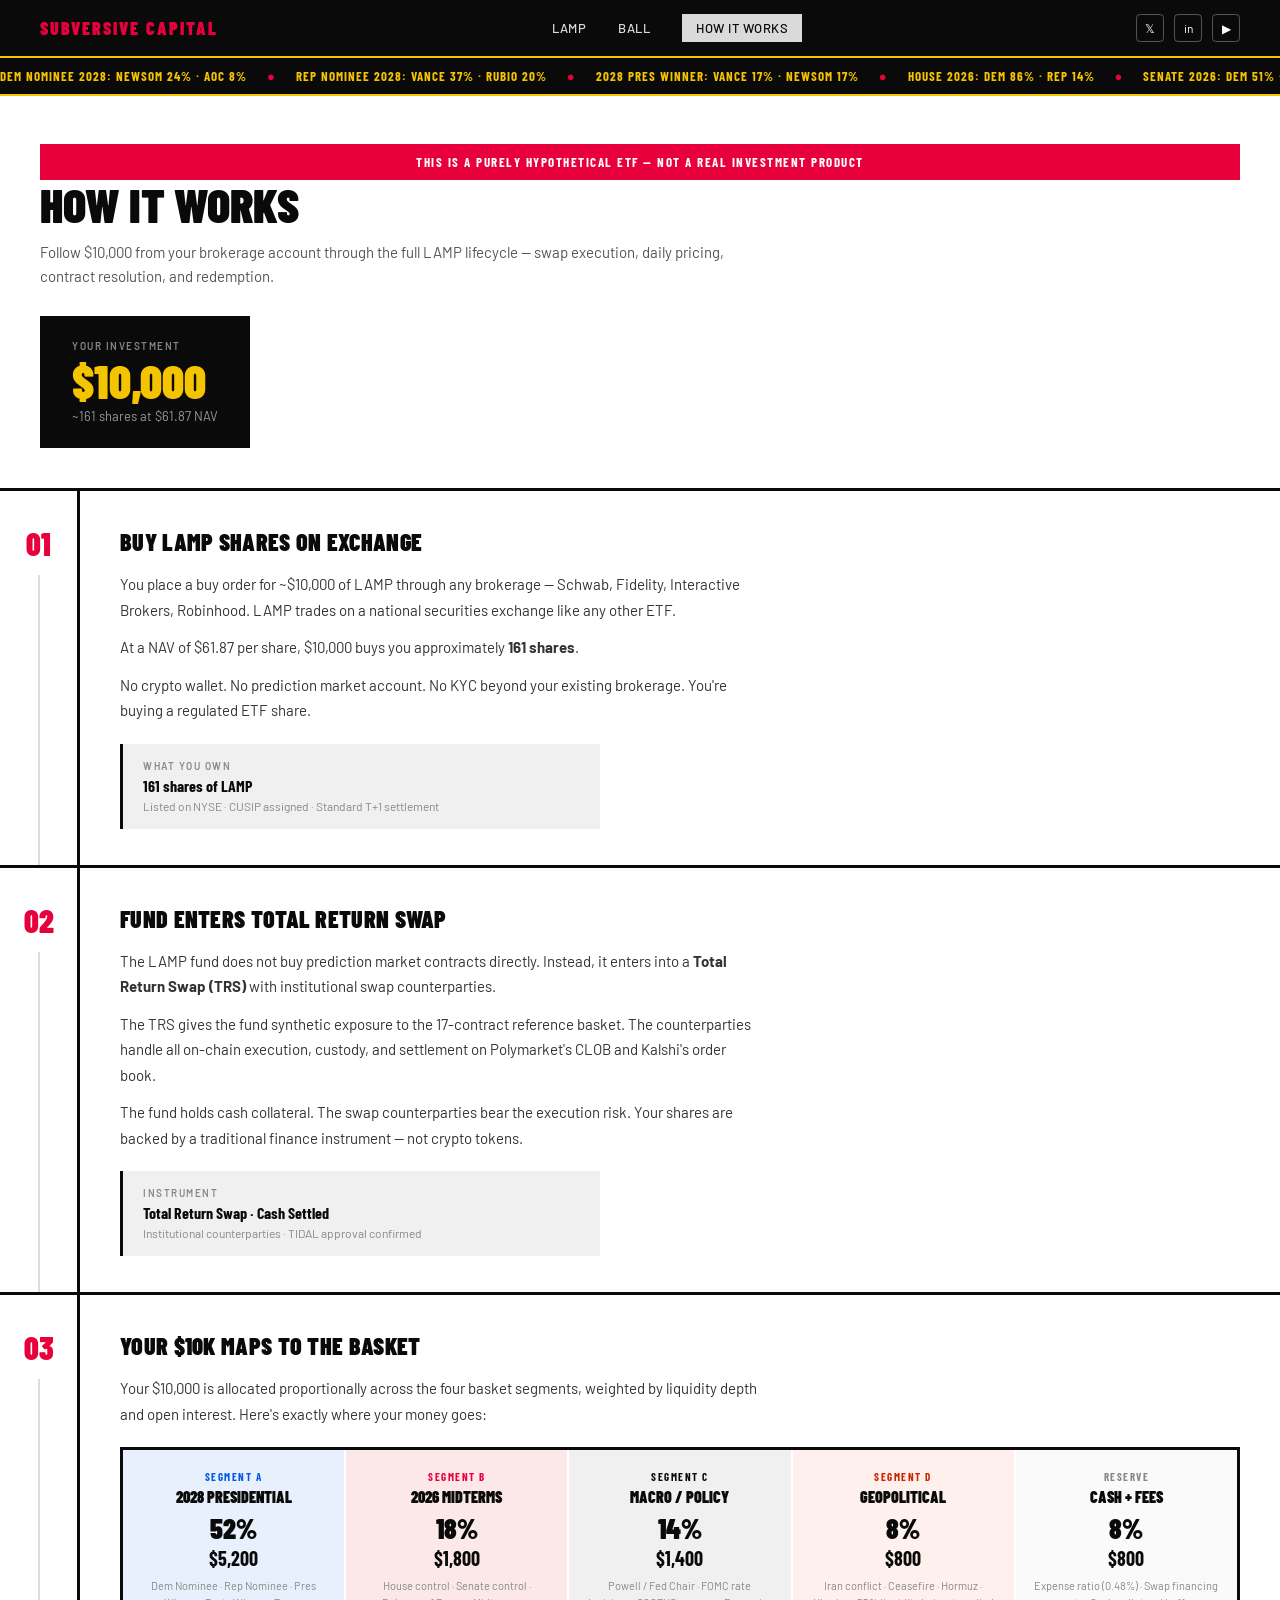
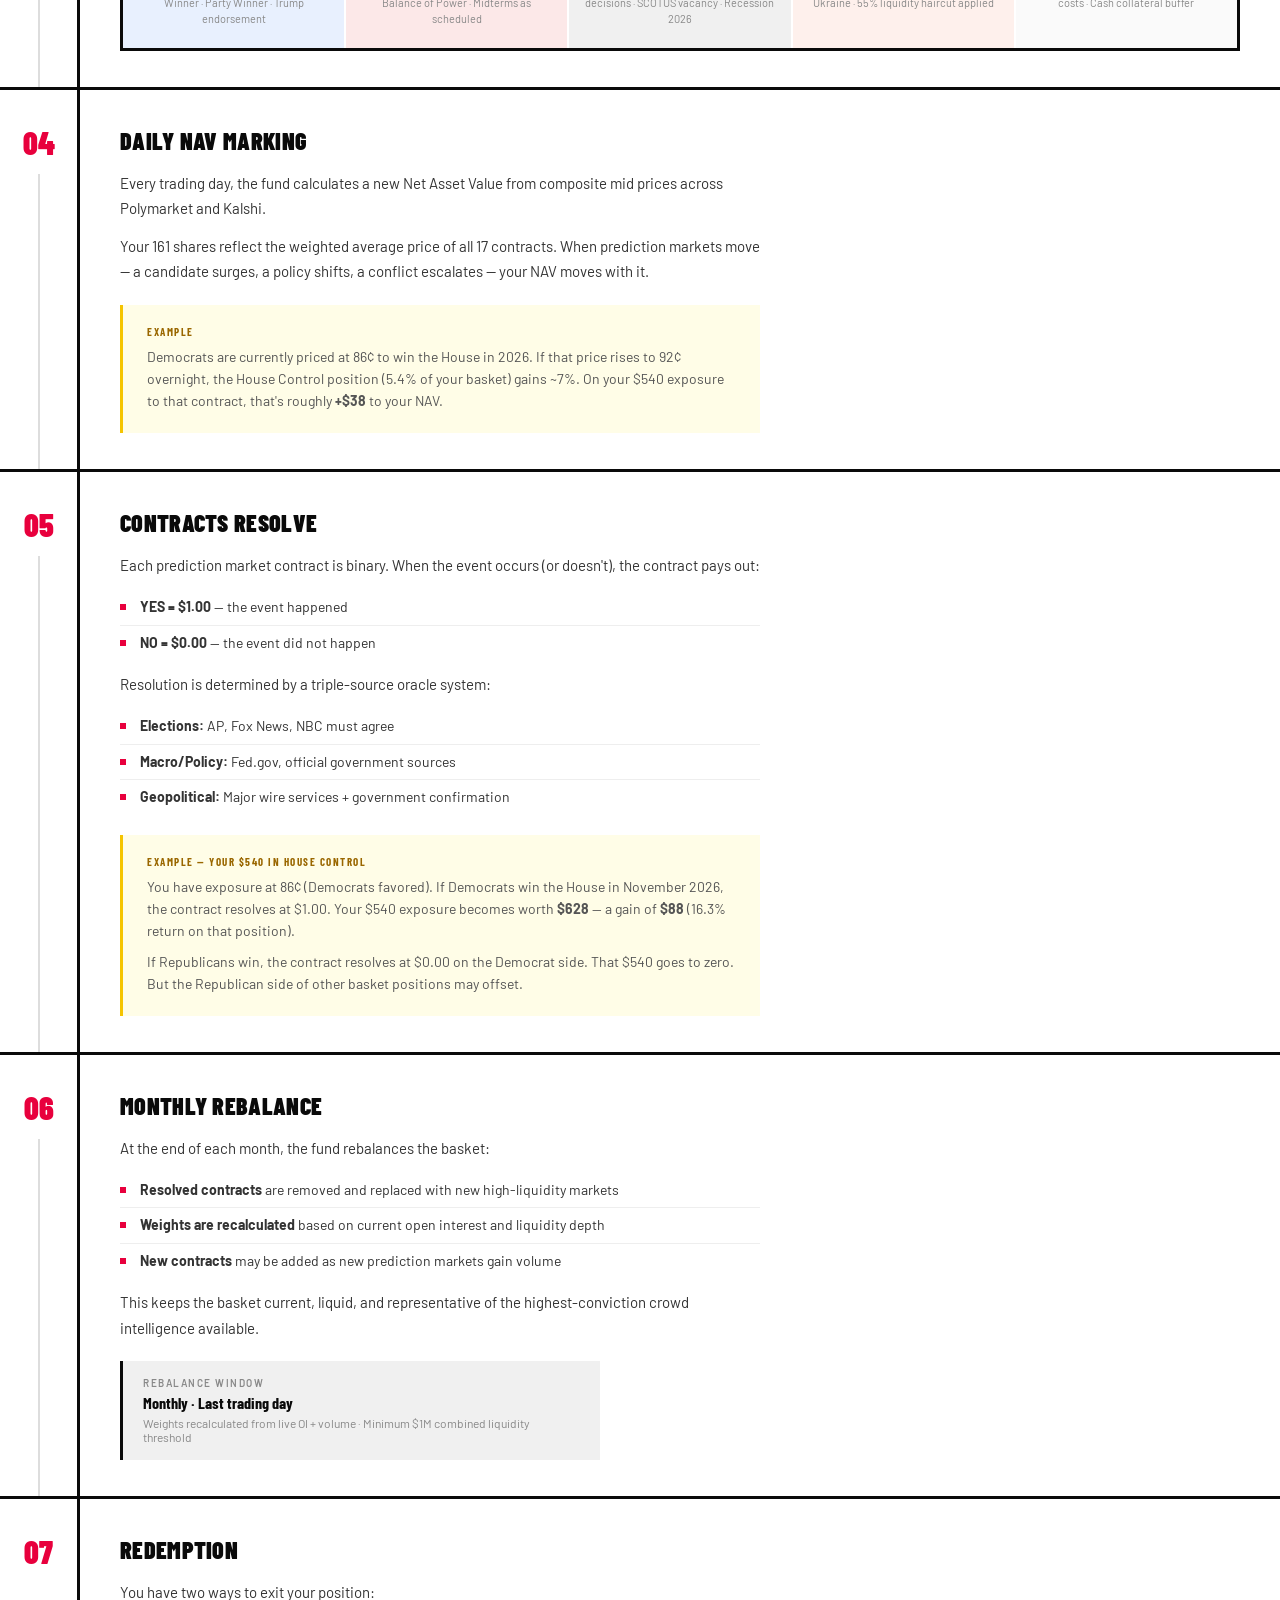
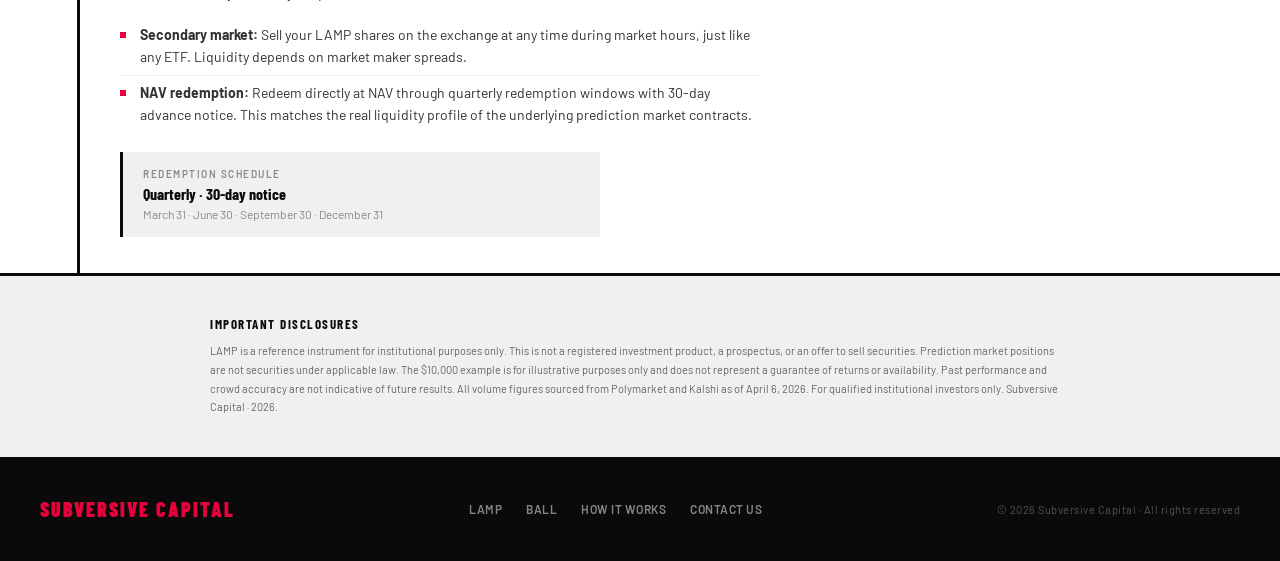
<file: how.html>
<!DOCTYPE html>
<html lang="en">
<head>
<meta charset="UTF-8">
<meta name="viewport" content="width=device-width, initial-scale=1.0">
<title>How It Works — LAMP ETF</title>
<link rel="stylesheet" href="styles.css">
</head>
<body>

<nav>
  <div class="nav-logo">Subversive Capital</div>
  <div class="nav-links">
    <a href="index.html">LAMP</a>
    <a href="ball.html">BALL</a>
    <a href="how.html" class="active">How It Works</a>
  </div>
  <div class="nav-icons">
    <div class="nav-icon">&#x1D54F;</div>
    <div class="nav-icon">in</div>
    <div class="nav-icon">&#9654;</div>
  </div>
</nav>

<div class="ticker-tape">
  <div class="ticker-inner" id="ticker-inner"></div>
</div>

<!-- ── PAGE HEADER ── -->
<section class="how-header">
  <div class="hypothetical-banner">This is a purely hypothetical ETF &mdash; not a real investment product</div>
  <div class="how-header-inner">
    <div class="how-title">How It Works</div>
    <div class="how-subtitle">Follow $10,000 from your brokerage account through the full LAMP lifecycle — swap execution, daily pricing, contract resolution, and redemption.</div>
    <div class="how-invest-box">
      <div class="invest-label">Your investment</div>
      <div class="invest-val">$10,000</div>
      <div class="invest-shares">~161 shares at $61.87 NAV</div>
    </div>
  </div>
</section>

<!-- ── STEP 1 ── -->
<section class="how-step">
  <div class="step-marker">
    <div class="step-num">01</div>
    <div class="step-line"></div>
  </div>
  <div class="step-content">
    <div class="step-title">Buy LAMP shares on exchange</div>
    <div class="step-body">
      <p>You place a buy order for ~$10,000 of LAMP through any brokerage — Schwab, Fidelity, Interactive Brokers, Robinhood. LAMP trades on a national securities exchange like any other ETF.</p>
      <p>At a NAV of $61.87 per share, $10,000 buys you approximately <strong>161 shares</strong>.</p>
      <p>No crypto wallet. No prediction market account. No KYC beyond your existing brokerage. You're buying a regulated ETF share.</p>
    </div>
    <div class="step-aside">
      <div class="aside-label">What you own</div>
      <div class="aside-val">161 shares of LAMP</div>
      <div class="aside-detail">Listed on NYSE &middot; CUSIP assigned &middot; Standard T+1 settlement</div>
    </div>
  </div>
</section>

<!-- ── STEP 2 ── -->
<section class="how-step">
  <div class="step-marker">
    <div class="step-num">02</div>
    <div class="step-line"></div>
  </div>
  <div class="step-content">
    <div class="step-title">Fund enters Total Return Swap</div>
    <div class="step-body">
      <p>The LAMP fund does not buy prediction market contracts directly. Instead, it enters into a <strong>Total Return Swap (TRS)</strong> with institutional swap counterparties.</p>
      <p>The TRS gives the fund synthetic exposure to the 17-contract reference basket. The counterparties handle all on-chain execution, custody, and settlement on Polymarket's CLOB and Kalshi's order book.</p>
      <p>The fund holds cash collateral. The swap counterparties bear the execution risk. Your shares are backed by a traditional finance instrument — not crypto tokens.</p>
    </div>
    <div class="step-aside">
      <div class="aside-label">Instrument</div>
      <div class="aside-val">Total Return Swap &middot; Cash Settled</div>
      <div class="aside-detail">Institutional counterparties &middot; TIDAL approval confirmed</div>
    </div>
  </div>
</section>

<!-- ── STEP 3 ── -->
<section class="how-step">
  <div class="step-marker">
    <div class="step-num">03</div>
    <div class="step-line"></div>
  </div>
  <div class="step-content">
    <div class="step-title">Your $10K maps to the basket</div>
    <div class="step-body">
      <p>Your $10,000 is allocated proportionally across the four basket segments, weighted by liquidity depth and open interest. Here's exactly where your money goes:</p>
    </div>

    <div class="allocation-grid">
      <div class="alloc-item alloc-blue">
        <div class="alloc-segment">Segment A</div>
        <div class="alloc-name">2028 Presidential</div>
        <div class="alloc-pct">52%</div>
        <div class="alloc-dollars">$5,200</div>
        <div class="alloc-detail">Dem Nominee &middot; Rep Nominee &middot; Pres Winner &middot; Party Winner &middot; Trump endorsement</div>
      </div>
      <div class="alloc-item alloc-red">
        <div class="alloc-segment">Segment B</div>
        <div class="alloc-name">2026 Midterms</div>
        <div class="alloc-pct">18%</div>
        <div class="alloc-dollars">$1,800</div>
        <div class="alloc-detail">House control &middot; Senate control &middot; Balance of Power &middot; Midterms as scheduled</div>
      </div>
      <div class="alloc-item alloc-black">
        <div class="alloc-segment">Segment C</div>
        <div class="alloc-name">Macro / Policy</div>
        <div class="alloc-pct">14%</div>
        <div class="alloc-dollars">$1,400</div>
        <div class="alloc-detail">Powell / Fed Chair &middot; FOMC rate decisions &middot; SCOTUS vacancy &middot; Recession 2026</div>
      </div>
      <div class="alloc-item alloc-darkred">
        <div class="alloc-segment">Segment D</div>
        <div class="alloc-name">Geopolitical</div>
        <div class="alloc-pct">8%</div>
        <div class="alloc-dollars">$800</div>
        <div class="alloc-detail">Iran conflict &middot; Ceasefire &middot; Hormuz &middot; Ukraine &middot; 55% liquidity haircut applied</div>
      </div>
      <div class="alloc-item alloc-gray">
        <div class="alloc-segment">Reserve</div>
        <div class="alloc-name">Cash + Fees</div>
        <div class="alloc-pct">8%</div>
        <div class="alloc-dollars">$800</div>
        <div class="alloc-detail">Expense ratio (0.48%) &middot; Swap financing costs &middot; Cash collateral buffer</div>
      </div>
    </div>
  </div>
</section>

<!-- ── STEP 4 ── -->
<section class="how-step">
  <div class="step-marker">
    <div class="step-num">04</div>
    <div class="step-line"></div>
  </div>
  <div class="step-content">
    <div class="step-title">Daily NAV marking</div>
    <div class="step-body">
      <p>Every trading day, the fund calculates a new Net Asset Value from composite mid prices across Polymarket and Kalshi.</p>
      <p>Your 161 shares reflect the weighted average price of all 17 contracts. When prediction markets move — a candidate surges, a policy shifts, a conflict escalates — your NAV moves with it.</p>
    </div>
    <div class="step-example">
      <div class="example-label">Example</div>
      <div class="example-body">
        <p>Democrats are currently priced at 86&cent; to win the House in 2026. If that price rises to 92&cent; overnight, the House Control position (5.4% of your basket) gains ~7%. On your $540 exposure to that contract, that's roughly <strong>+$38</strong> to your NAV.</p>
      </div>
    </div>
  </div>
</section>

<!-- ── STEP 5 ── -->
<section class="how-step">
  <div class="step-marker">
    <div class="step-num">05</div>
    <div class="step-line"></div>
  </div>
  <div class="step-content">
    <div class="step-title">Contracts resolve</div>
    <div class="step-body">
      <p>Each prediction market contract is binary. When the event occurs (or doesn't), the contract pays out:</p>
      <ul class="step-list">
        <li><strong>YES = $1.00</strong> — the event happened</li>
        <li><strong>NO = $0.00</strong> — the event did not happen</li>
      </ul>
      <p>Resolution is determined by a triple-source oracle system:</p>
      <ul class="step-list">
        <li><strong>Elections:</strong> AP, Fox News, NBC must agree</li>
        <li><strong>Macro/Policy:</strong> Fed.gov, official government sources</li>
        <li><strong>Geopolitical:</strong> Major wire services + government confirmation</li>
      </ul>
    </div>
    <div class="step-example">
      <div class="example-label">Example &mdash; your $540 in House Control</div>
      <div class="example-body">
        <p>You have exposure at 86&cent; (Democrats favored). If Democrats win the House in November 2026, the contract resolves at $1.00. Your $540 exposure becomes worth <strong>$628</strong> — a gain of <strong>$88</strong> (16.3% return on that position).</p>
        <p>If Republicans win, the contract resolves at $0.00 on the Democrat side. That $540 goes to zero. But the Republican side of other basket positions may offset.</p>
      </div>
    </div>
  </div>
</section>

<!-- ── STEP 6 ── -->
<section class="how-step">
  <div class="step-marker">
    <div class="step-num">06</div>
    <div class="step-line"></div>
  </div>
  <div class="step-content">
    <div class="step-title">Monthly rebalance</div>
    <div class="step-body">
      <p>At the end of each month, the fund rebalances the basket:</p>
      <ul class="step-list">
        <li><strong>Resolved contracts</strong> are removed and replaced with new high-liquidity markets</li>
        <li><strong>Weights are recalculated</strong> based on current open interest and liquidity depth</li>
        <li><strong>New contracts</strong> may be added as new prediction markets gain volume</li>
      </ul>
      <p>This keeps the basket current, liquid, and representative of the highest-conviction crowd intelligence available.</p>
    </div>
    <div class="step-aside">
      <div class="aside-label">Rebalance window</div>
      <div class="aside-val">Monthly &middot; Last trading day</div>
      <div class="aside-detail">Weights recalculated from live OI + volume &middot; Minimum $1M combined liquidity threshold</div>
    </div>
  </div>
</section>

<!-- ── STEP 7 ── -->
<section class="how-step last">
  <div class="step-marker">
    <div class="step-num">07</div>
  </div>
  <div class="step-content">
    <div class="step-title">Redemption</div>
    <div class="step-body">
      <p>You have two ways to exit your position:</p>
      <ul class="step-list">
        <li><strong>Secondary market:</strong> Sell your LAMP shares on the exchange at any time during market hours, just like any ETF. Liquidity depends on market maker spreads.</li>
        <li><strong>NAV redemption:</strong> Redeem directly at NAV through quarterly redemption windows with 30-day advance notice. This matches the real liquidity profile of the underlying prediction market contracts.</li>
      </ul>
    </div>
    <div class="step-aside">
      <div class="aside-label">Redemption schedule</div>
      <div class="aside-val">Quarterly &middot; 30-day notice</div>
      <div class="aside-detail">March 31 &middot; June 30 &middot; September 30 &middot; December 31</div>
    </div>
  </div>
</section>

<!-- ── DISCLAIMER ── -->
<div class="disclaimer">
  <div class="disclaimer-inner">
    <h3>Important Disclosures</h3>
    <p>LAMP is a reference instrument for institutional purposes only. This is not a registered investment product, a prospectus, or an offer to sell securities. Prediction market positions are not securities under applicable law. The $10,000 example is for illustrative purposes only and does not represent a guarantee of returns or availability. Past performance and crowd accuracy are not indicative of future results. All volume figures sourced from Polymarket and Kalshi as of April 6, 2026. For qualified institutional investors only. Subversive Capital &middot; 2026.</p>
  </div>
</div>

<footer>
  <div class="footer-logo">Subversive Capital</div>
  <div class="footer-links">
    <a href="index.html">LAMP</a>
    <a href="ball.html">BALL</a>
    <a href="how.html">How It Works</a>
    <a href="#">Contact Us</a>
  </div>
  <div class="footer-copy">&copy; 2026 Subversive Capital &middot; All rights reserved</div>
</footer>

<script src="ticker.js"></script>
</body>
</html>
</file>
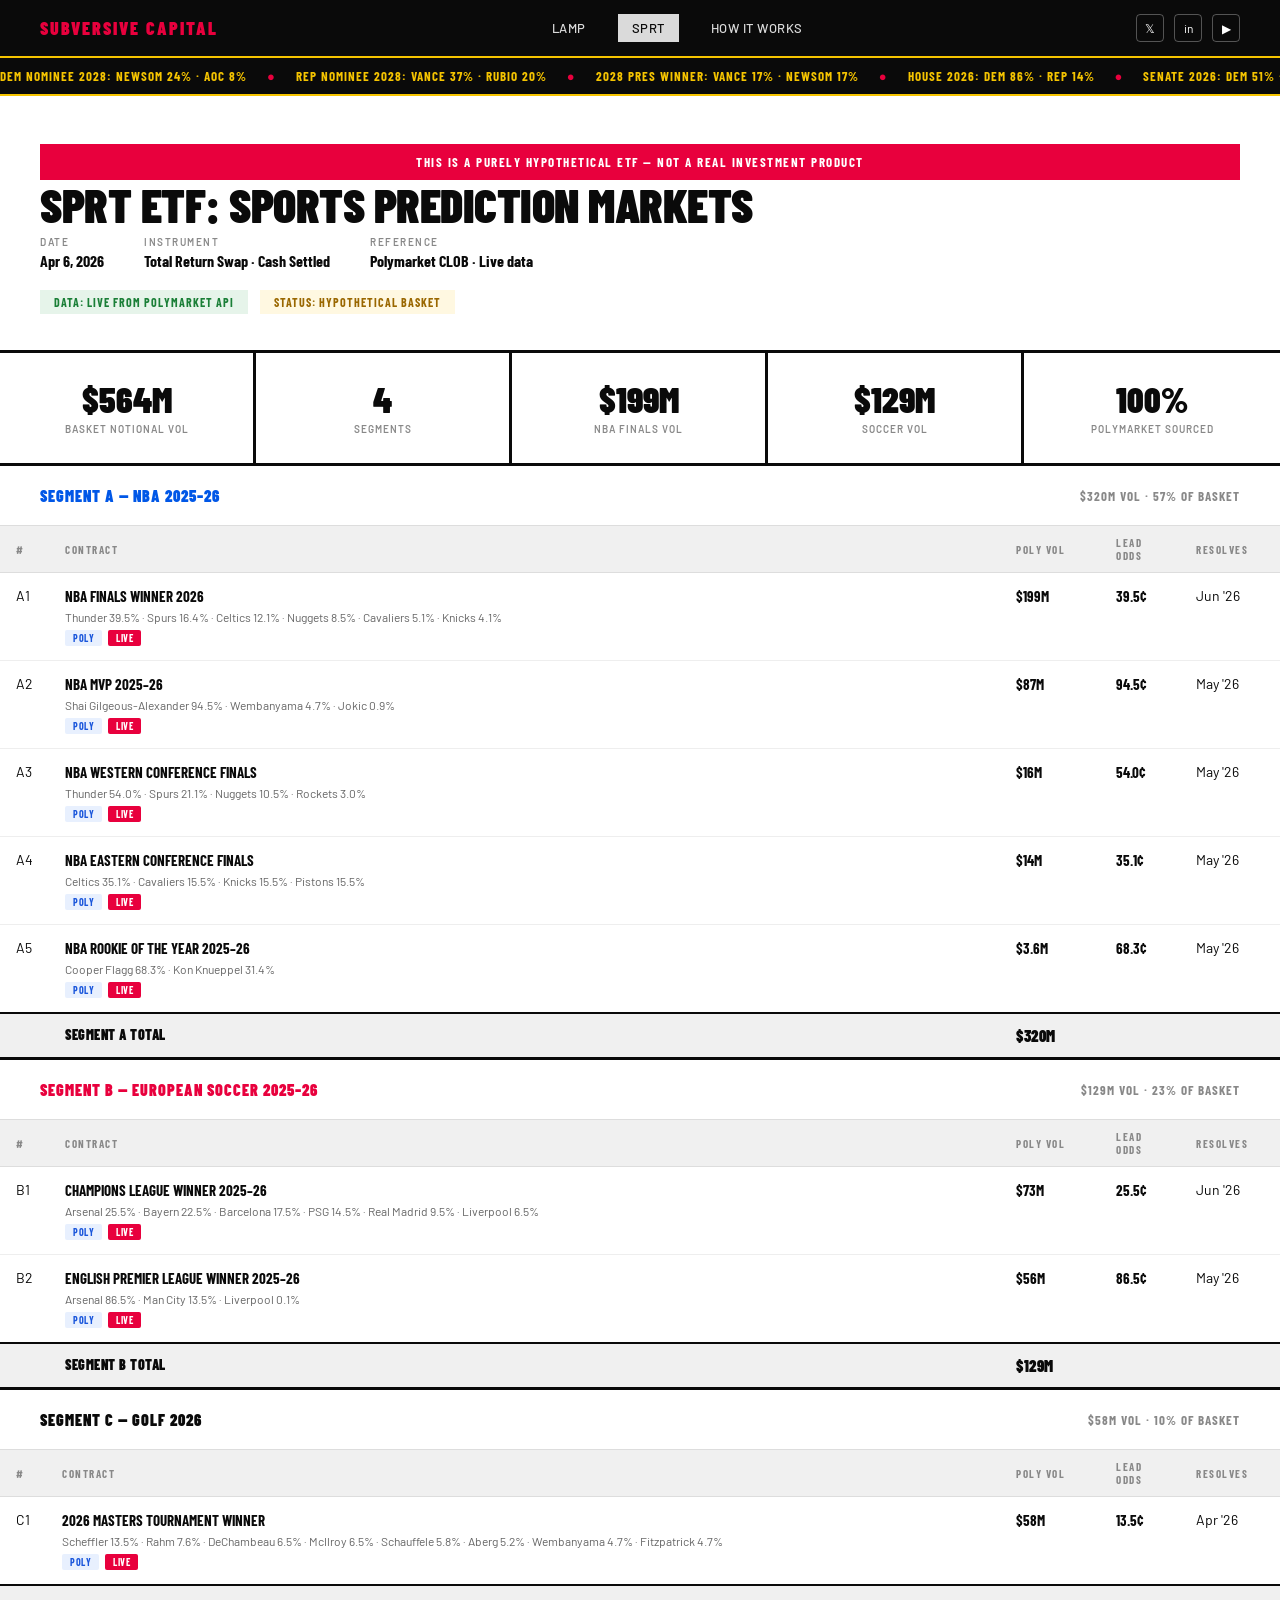
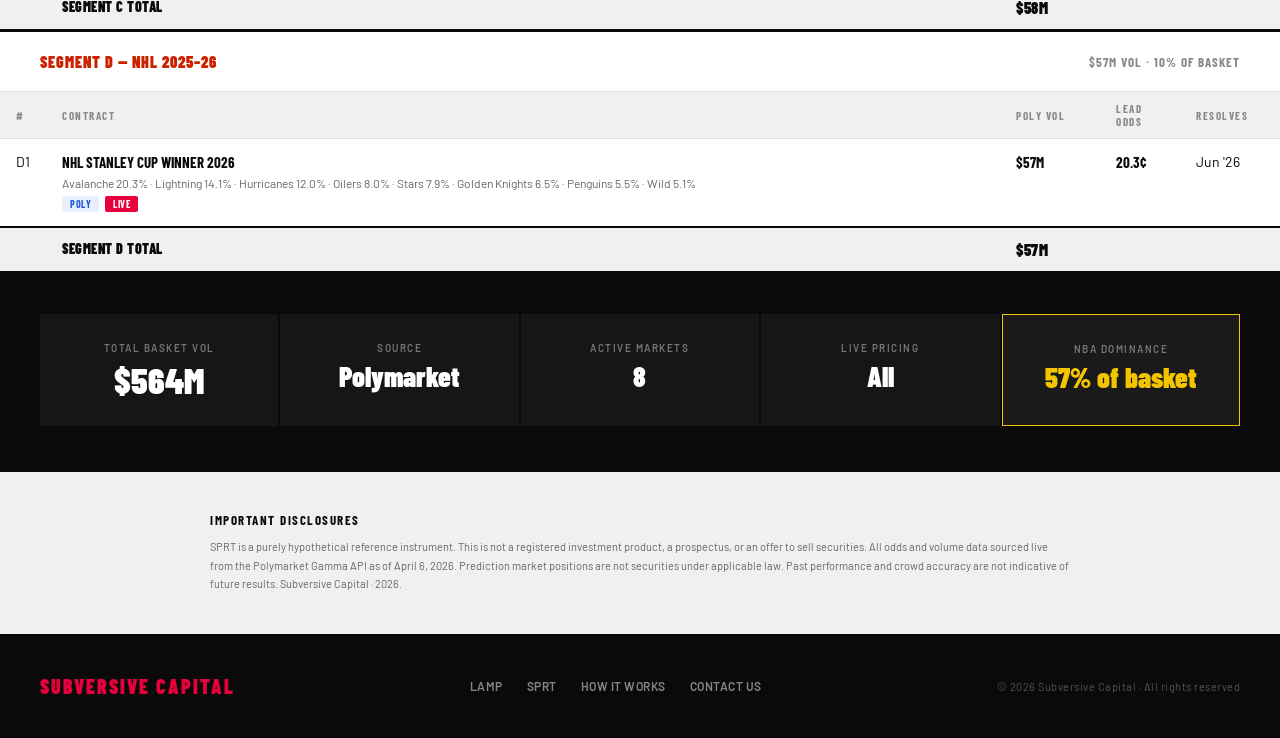
<file: sprt.html>
<!DOCTYPE html>
<html lang="en">
<head>
<meta charset="UTF-8">
<meta name="viewport" content="width=device-width, initial-scale=1.0">
<title>SPRT ETF — Sports Prediction Markets</title>
<link rel="stylesheet" href="styles.css">
</head>
<body>

<nav>
  <div class="nav-logo">Subversive Capital</div>
  <div class="nav-links">
    <a href="index.html">LAMP</a>
    <a href="sprt.html" class="active">SPRT</a>
    <a href="how.html">How It Works</a>
  </div>
  <div class="nav-icons">
    <div class="nav-icon">&#x1D54F;</div>
    <div class="nav-icon">in</div>
    <div class="nav-icon">&#9654;</div>
  </div>
</nav>

<div class="ticker-tape">
  <div class="ticker-inner" id="ticker-inner"></div>
</div>

<!-- ── HEADER ── -->
<section class="basket-header">
  <div class="hypothetical-banner">This is a purely hypothetical ETF &mdash; not a real investment product</div>
  <div class="basket-title">SPRT ETF: Sports Prediction Markets</div>

  <div class="basket-meta">
    <div class="meta-item">
      <div class="meta-label">Date</div>
      <div class="meta-value">Apr 6, 2026</div>
    </div>
    <div class="meta-item">
      <div class="meta-label">Instrument</div>
      <div class="meta-value">Total Return Swap &middot; Cash Settled</div>
    </div>
    <div class="meta-item">
      <div class="meta-label">Reference</div>
      <div class="meta-value">Polymarket CLOB &middot; Live data</div>
    </div>
  </div>

  <div class="basket-status">
    <span class="status-badge status-confirmed">Data: Live from Polymarket API</span>
    <span class="status-badge status-pricing">Status: Hypothetical basket</span>
  </div>
</section>

<!-- ── SUMMARY STATS ── -->
<div class="basket-summary">
  <div class="summary-stat">
    <div class="summary-val">$564M</div>
    <div class="summary-label">Basket notional vol</div>
  </div>
  <div class="summary-stat">
    <div class="summary-val">4</div>
    <div class="summary-label">Segments</div>
  </div>
  <div class="summary-stat">
    <div class="summary-val">$199M</div>
    <div class="summary-label">NBA Finals vol</div>
  </div>
  <div class="summary-stat">
    <div class="summary-val">$129M</div>
    <div class="summary-label">Soccer vol</div>
  </div>
  <div class="summary-stat">
    <div class="summary-val">100%</div>
    <div class="summary-label">Polymarket sourced</div>
  </div>
</div>

<!-- ══════════════════════════════════════════════════════════ -->
<!-- SEGMENT A — NBA                                           -->
<!-- ══════════════════════════════════════════════════════════ -->
<section class="segment" id="segment-a">
  <div class="segment-header seg-blue">
    <div class="segment-name">Segment A &mdash; NBA 2025&ndash;26</div>
    <div class="segment-weight">$320M vol &middot; 57% of basket</div>
  </div>

  <div class="table-wrap">
  <table class="segment-table">
    <thead>
      <tr>
        <th class="col-num">#</th>
        <th class="col-contract">Contract</th>
        <th class="col-vol">Poly Vol</th>
        <th class="col-prob">Lead Odds</th>
        <th class="col-resolve">Resolves</th>
      </tr>
    </thead>
    <tbody>
      <tr>
        <td>A1</td>
        <td>
          <div class="contract-name">NBA Finals Winner 2026</div>
          <div class="contract-detail">Thunder 39.5% &middot; Spurs 16.4% &middot; Celtics 12.1% &middot; Nuggets 8.5% &middot; Cavaliers 5.1% &middot; Knicks 4.1%</div>
          <div class="contract-sources"><span class="source poly">Poly</span> <span class="source live">Live</span></div>
        </td>
        <td class="num">$199M</td>
        <td class="num">39.5&cent;</td>
        <td>Jun '26</td>
      </tr>
      <tr>
        <td>A2</td>
        <td>
          <div class="contract-name">NBA MVP 2025&ndash;26</div>
          <div class="contract-detail">Shai Gilgeous-Alexander 94.5% &middot; Wembanyama 4.7% &middot; Jokic 0.9%</div>
          <div class="contract-sources"><span class="source poly">Poly</span> <span class="source live">Live</span></div>
        </td>
        <td class="num">$87M</td>
        <td class="num">94.5&cent;</td>
        <td>May '26</td>
      </tr>
      <tr>
        <td>A3</td>
        <td>
          <div class="contract-name">NBA Western Conference Finals</div>
          <div class="contract-detail">Thunder 54.0% &middot; Spurs 21.1% &middot; Nuggets 10.5% &middot; Rockets 3.0%</div>
          <div class="contract-sources"><span class="source poly">Poly</span> <span class="source live">Live</span></div>
        </td>
        <td class="num">$16M</td>
        <td class="num">54.0&cent;</td>
        <td>May '26</td>
      </tr>
      <tr>
        <td>A4</td>
        <td>
          <div class="contract-name">NBA Eastern Conference Finals</div>
          <div class="contract-detail">Celtics 35.1% &middot; Cavaliers 15.5% &middot; Knicks 15.5% &middot; Pistons 15.5%</div>
          <div class="contract-sources"><span class="source poly">Poly</span> <span class="source live">Live</span></div>
        </td>
        <td class="num">$14M</td>
        <td class="num">35.1&cent;</td>
        <td>May '26</td>
      </tr>
      <tr>
        <td>A5</td>
        <td>
          <div class="contract-name">NBA Rookie of the Year 2025&ndash;26</div>
          <div class="contract-detail">Cooper Flagg 68.3% &middot; Kon Knueppel 31.4%</div>
          <div class="contract-sources"><span class="source poly">Poly</span> <span class="source live">Live</span></div>
        </td>
        <td class="num">$3.6M</td>
        <td class="num">68.3&cent;</td>
        <td>May '26</td>
      </tr>
      <tr class="subtotal-row">
        <td></td>
        <td>Segment A total</td>
        <td class="num">$320M</td>
        <td></td>
        <td></td>
      </tr>
    </tbody>
  </table>
  </div>
</section>

<!-- ══════════════════════════════════════════════════════════ -->
<!-- SEGMENT B — SOCCER                                        -->
<!-- ══════════════════════════════════════════════════════════ -->
<section class="segment" id="segment-b">
  <div class="segment-header seg-red">
    <div class="segment-name">Segment B &mdash; European Soccer 2025&ndash;26</div>
    <div class="segment-weight">$129M vol &middot; 23% of basket</div>
  </div>

  <div class="table-wrap">
  <table class="segment-table">
    <thead>
      <tr>
        <th class="col-num">#</th>
        <th class="col-contract">Contract</th>
        <th class="col-vol">Poly Vol</th>
        <th class="col-prob">Lead Odds</th>
        <th class="col-resolve">Resolves</th>
      </tr>
    </thead>
    <tbody>
      <tr>
        <td>B1</td>
        <td>
          <div class="contract-name">Champions League Winner 2025&ndash;26</div>
          <div class="contract-detail">Arsenal 25.5% &middot; Bayern 22.5% &middot; Barcelona 17.5% &middot; PSG 14.5% &middot; Real Madrid 9.5% &middot; Liverpool 6.5%</div>
          <div class="contract-sources"><span class="source poly">Poly</span> <span class="source live">Live</span></div>
        </td>
        <td class="num">$73M</td>
        <td class="num">25.5&cent;</td>
        <td>Jun '26</td>
      </tr>
      <tr>
        <td>B2</td>
        <td>
          <div class="contract-name">English Premier League Winner 2025&ndash;26</div>
          <div class="contract-detail">Arsenal 86.5% &middot; Man City 13.5% &middot; Liverpool 0.1%</div>
          <div class="contract-sources"><span class="source poly">Poly</span> <span class="source live">Live</span></div>
        </td>
        <td class="num">$56M</td>
        <td class="num">86.5&cent;</td>
        <td>May '26</td>
      </tr>
      <tr class="subtotal-row">
        <td></td>
        <td>Segment B total</td>
        <td class="num">$129M</td>
        <td></td>
        <td></td>
      </tr>
    </tbody>
  </table>
  </div>
</section>

<!-- ══════════════════════════════════════════════════════════ -->
<!-- SEGMENT C — GOLF                                          -->
<!-- ══════════════════════════════════════════════════════════ -->
<section class="segment" id="segment-c">
  <div class="segment-header seg-black">
    <div class="segment-name">Segment C &mdash; Golf 2026</div>
    <div class="segment-weight">$58M vol &middot; 10% of basket</div>
  </div>

  <div class="table-wrap">
  <table class="segment-table">
    <thead>
      <tr>
        <th class="col-num">#</th>
        <th class="col-contract">Contract</th>
        <th class="col-vol">Poly Vol</th>
        <th class="col-prob">Lead Odds</th>
        <th class="col-resolve">Resolves</th>
      </tr>
    </thead>
    <tbody>
      <tr>
        <td>C1</td>
        <td>
          <div class="contract-name">2026 Masters Tournament Winner</div>
          <div class="contract-detail">Scheffler 13.5% &middot; Rahm 7.6% &middot; DeChambeau 6.5% &middot; McIlroy 6.5% &middot; Schauffele 5.8% &middot; Aberg 5.2% &middot; Wembanyama 4.7% &middot; Fitzpatrick 4.7%</div>
          <div class="contract-sources"><span class="source poly">Poly</span> <span class="source live">Live</span></div>
        </td>
        <td class="num">$58M</td>
        <td class="num">13.5&cent;</td>
        <td>Apr '26</td>
      </tr>
      <tr class="subtotal-row">
        <td></td>
        <td>Segment C total</td>
        <td class="num">$58M</td>
        <td></td>
        <td></td>
      </tr>
    </tbody>
  </table>
  </div>
</section>

<!-- ══════════════════════════════════════════════════════════ -->
<!-- SEGMENT D — NHL                                           -->
<!-- ══════════════════════════════════════════════════════════ -->
<section class="segment" id="segment-d">
  <div class="segment-header seg-darkred">
    <div class="segment-name">Segment D &mdash; NHL 2025&ndash;26</div>
    <div class="segment-weight">$57M vol &middot; 10% of basket</div>
  </div>

  <div class="table-wrap">
  <table class="segment-table">
    <thead>
      <tr>
        <th class="col-num">#</th>
        <th class="col-contract">Contract</th>
        <th class="col-vol">Poly Vol</th>
        <th class="col-prob">Lead Odds</th>
        <th class="col-resolve">Resolves</th>
      </tr>
    </thead>
    <tbody>
      <tr>
        <td>D1</td>
        <td>
          <div class="contract-name">NHL Stanley Cup Winner 2026</div>
          <div class="contract-detail">Avalanche 20.3% &middot; Lightning 14.1% &middot; Hurricanes 12.0% &middot; Oilers 8.0% &middot; Stars 7.9% &middot; Golden Knights 6.5% &middot; Penguins 5.5% &middot; Wild 5.1%</div>
          <div class="contract-sources"><span class="source poly">Poly</span> <span class="source live">Live</span></div>
        </td>
        <td class="num">$57M</td>
        <td class="num">20.3&cent;</td>
        <td>Jun '26</td>
      </tr>
      <tr class="subtotal-row">
        <td></td>
        <td>Segment D total</td>
        <td class="num">$57M</td>
        <td></td>
        <td></td>
      </tr>
    </tbody>
  </table>
  </div>
</section>

<!-- ── BASKET TOTALS ── -->
<section class="basket-totals">
  <div class="totals-grid">
    <div class="total-item">
      <div class="total-label">Total basket vol</div>
      <div class="total-val big">$564M</div>
    </div>
    <div class="total-item">
      <div class="total-label">Source</div>
      <div class="total-val">Polymarket</div>
    </div>
    <div class="total-item">
      <div class="total-label">Active markets</div>
      <div class="total-val">8</div>
    </div>
    <div class="total-item">
      <div class="total-label">Live pricing</div>
      <div class="total-val">All</div>
    </div>
    <div class="total-item highlight">
      <div class="total-label">NBA dominance</div>
      <div class="total-val accent">57% of basket</div>
    </div>
  </div>
</section>

<!-- ── DISCLAIMER ── -->
<div class="disclaimer">
  <div class="disclaimer-inner">
    <h3>Important Disclosures</h3>
    <p>SPRT is a purely hypothetical reference instrument. This is not a registered investment product, a prospectus, or an offer to sell securities. All odds and volume data sourced live from the Polymarket Gamma API as of April 6, 2026. Prediction market positions are not securities under applicable law. Past performance and crowd accuracy are not indicative of future results. Subversive Capital &middot; 2026.</p>
  </div>
</div>

<footer>
  <div class="footer-logo">Subversive Capital</div>
  <div class="footer-links">
    <a href="index.html">LAMP</a>
    <a href="sprt.html">SPRT</a>
    <a href="how.html">How It Works</a>
    <a href="#">Contact Us</a>
  </div>
  <div class="footer-copy">&copy; 2026 Subversive Capital &middot; All rights reserved</div>
</footer>

<script src="ticker.js"></script>
</body>
</html>
</file>
<file: styles.css>
@import url('https://fonts.googleapis.com/css2?family=Barlow+Condensed:wght@400;700;900&family=Barlow:wght@400;500;600&display=swap');

/* ── reset + vars ── */
*, *::before, *::after { box-sizing: border-box; margin: 0; padding: 0; }

:root {
  --black:   #0a0a0a;
  --white:   #ffffff;
  --red:     #e8003d;
  --blue:    #0057e7;
  --yellow:  #f5c400;
  --gray:    #f0f0f0;
  --mid:     #888888;
  --darkred: #cc2200;
}

html { scroll-behavior: smooth; }

body {
  font-family: 'Barlow', sans-serif;
  background: var(--white);
  color: var(--black);
  overflow-x: hidden;
}

/* ── nav ── */
nav {
  background: var(--black);
  padding: 0 40px;
  height: 56px;
  display: flex;
  align-items: center;
  justify-content: space-between;
  position: sticky;
  top: 0;
  z-index: 100;
}

.nav-logo {
  font-family: 'Barlow Condensed', sans-serif;
  font-weight: 900;
  font-size: 18px;
  letter-spacing: 2px;
  color: var(--red);
  text-transform: uppercase;
}

.nav-links { display: flex; gap: 32px; align-items: center; }

.nav-links a {
  color: var(--white);
  text-decoration: none;
  font-size: 13px;
  font-weight: 500;
  letter-spacing: 0.5px;
  opacity: 0.85;
  transition: opacity 0.15s;
  text-transform: uppercase;
}
.nav-links a:hover { opacity: 1; }
.nav-links a.active {
  background: var(--white);
  color: var(--black);
  padding: 6px 14px;
}

.nav-icons { display: flex; gap: 10px; }
.nav-icon {
  width: 28px; height: 28px;
  border: 1px solid rgba(255,255,255,0.3);
  border-radius: 4px;
  display: flex; align-items: center; justify-content: center;
  color: var(--white); font-size: 12px; cursor: pointer;
  transition: border-color 0.15s;
}
.nav-icon:hover { border-color: var(--white); }

/* ── ticker tape ── */
.ticker-tape {
  background: var(--black);
  color: var(--yellow);
  font-family: 'Barlow Condensed', sans-serif;
  font-weight: 700; font-size: 13px; letter-spacing: 1px;
  padding: 10px 0; overflow: hidden; white-space: nowrap;
  border-top: 2px solid var(--yellow);
  border-bottom: 2px solid var(--yellow);
}

.ticker-inner {
  display: inline-block;
  animation: ticker 32s linear infinite;
}
.ticker-inner:hover { animation-play-state: paused; }

@keyframes ticker {
  from { transform: translateX(0); }
  to   { transform: translateX(-50%); }
}

.ticker-sep { color: var(--red); margin: 0 20px; }

/* ── hypothetical banner ── */
.hypothetical-banner {
  font-family: 'Barlow Condensed', sans-serif;
  font-weight: 700;
  font-size: 13px;
  letter-spacing: 1.5px;
  text-transform: uppercase;
  text-align: center;
  background: var(--red);
  color: var(--white);
  padding: 10px 20px;
}

/* ── basket header ── */
.basket-header {
  padding: 48px 40px 36px;
  border-bottom: 3px solid var(--black);
}

.basket-title {
  font-family: 'Barlow Condensed', sans-serif;
  font-weight: 900;
  font-size: clamp(32px, 5vw, 48px);
  text-transform: uppercase;
  letter-spacing: -0.5px;
  line-height: 1;
  margin-bottom: 8px;
}

.basket-subtitle {
  font-size: 15px;
  color: #555;
  margin-bottom: 28px;
}

.basket-meta {
  display: flex;
  gap: 40px;
  flex-wrap: wrap;
  margin-bottom: 20px;
}

.meta-label {
  font-size: 10px;
  font-weight: 600;
  letter-spacing: 1.5px;
  text-transform: uppercase;
  color: var(--mid);
  margin-bottom: 3px;
}

.meta-value {
  font-family: 'Barlow Condensed', sans-serif;
  font-weight: 700;
  font-size: 16px;
  color: var(--black);
}

.basket-status {
  display: flex;
  gap: 12px;
  flex-wrap: wrap;
}

.status-badge {
  font-family: 'Barlow Condensed', sans-serif;
  font-weight: 700;
  font-size: 12px;
  letter-spacing: 1px;
  text-transform: uppercase;
  padding: 5px 14px;
  display: inline-block;
}

.status-confirmed {
  background: #e6f4ea;
  color: #1a7f37;
}

.status-pricing {
  background: #fff8e1;
  color: #9a6700;
}

/* ── basket summary ── */
.basket-summary {
  display: grid;
  grid-template-columns: repeat(5, 1fr);
  border-bottom: 3px solid var(--black);
}

.summary-stat {
  padding: 28px 20px;
  text-align: center;
  border-right: 3px solid var(--black);
}
.summary-stat:last-child { border-right: none; }

.summary-val {
  font-family: 'Barlow Condensed', sans-serif;
  font-weight: 900;
  font-size: 36px;
  line-height: 1;
  color: var(--black);
}

.summary-label {
  font-size: 10px;
  font-weight: 600;
  letter-spacing: 1px;
  text-transform: uppercase;
  color: var(--mid);
  margin-top: 6px;
}

/* ── segments ── */
.segment {
  border-bottom: 3px solid var(--black);
}

.segment-header {
  padding: 20px 40px;
  display: flex;
  justify-content: space-between;
  align-items: center;
  border-bottom: 1px solid #ddd;
}

.segment-name {
  font-family: 'Barlow Condensed', sans-serif;
  font-weight: 900;
  font-size: 16px;
  text-transform: uppercase;
  letter-spacing: 1px;
}

.segment-weight {
  font-family: 'Barlow Condensed', sans-serif;
  font-weight: 700;
  font-size: 13px;
  text-transform: uppercase;
  letter-spacing: 1px;
  color: var(--mid);
}

.seg-blue .segment-name { color: var(--blue); }
.seg-red .segment-name { color: var(--red); }
.seg-black .segment-name { color: var(--black); }
.seg-darkred .segment-name { color: var(--darkred); }

/* ── tables ── */
.table-wrap {
  overflow-x: auto;
  -webkit-overflow-scrolling: touch;
}

.segment-table {
  width: 100%;
  border-collapse: collapse;
  font-size: 14px;
  min-width: 800px;
}

.segment-table thead {
  background: var(--gray);
}

.segment-table th {
  font-family: 'Barlow Condensed', sans-serif;
  font-weight: 700;
  font-size: 11px;
  letter-spacing: 1.5px;
  text-transform: uppercase;
  color: var(--mid);
  padding: 10px 16px;
  text-align: left;
  border-bottom: 1px solid #ddd;
}

.segment-table td {
  padding: 14px 16px;
  border-bottom: 1px solid #eee;
  vertical-align: top;
}

.segment-table tbody tr:hover {
  background: #fafafa;
}

.col-num { width: 40px; }
.col-contract { width: auto; }
.col-vol { width: 100px; }
.col-prob { width: 80px; }
.col-resolve { width: 100px; }
.col-wt { width: 70px; }

td.num {
  font-family: 'Barlow Condensed', sans-serif;
  font-weight: 700;
  font-size: 15px;
  color: var(--black);
  white-space: nowrap;
}

td.wt {
  color: var(--blue);
}

.contract-name {
  font-family: 'Barlow Condensed', sans-serif;
  font-weight: 700;
  font-size: 15px;
  text-transform: uppercase;
  color: var(--black);
  margin-bottom: 3px;
}

.contract-detail {
  font-size: 12px;
  color: #666;
  line-height: 1.5;
  margin-bottom: 4px;
}

.contract-sources {
  display: flex;
  gap: 6px;
}

.source {
  font-family: 'Barlow Condensed', sans-serif;
  font-weight: 700;
  font-size: 10px;
  letter-spacing: 0.5px;
  text-transform: uppercase;
  padding: 2px 8px;
  border-radius: 2px;
}

.source.poly {
  background: #e8f0fe;
  color: #1a56db;
}

.source.kalshi {
  background: #fce8e8;
  color: #c41e3a;
}

.source.live {
  background: #e8003d;
  color: var(--white);
  animation: pulse 1.4s ease-in-out infinite;
}

@keyframes pulse {
  0%, 100% { opacity: 1; }
  50%       { opacity: 0.5; }
}

.resolve-note {
  font-size: 10px;
  font-weight: 600;
  letter-spacing: 0.5px;
  text-transform: uppercase;
  color: var(--mid);
}

/* subtotal rows */
.subtotal-row {
  background: var(--gray);
  border-top: 2px solid var(--black);
}

.subtotal-row td {
  font-family: 'Barlow Condensed', sans-serif;
  font-weight: 900;
  font-size: 14px;
  text-transform: uppercase;
  letter-spacing: 0.5px;
  padding: 12px 16px;
  border-bottom: none;
}

.subtotal-row td.num {
  font-size: 16px;
}

/* ── basket totals ── */
.basket-totals {
  background: var(--black);
  padding: 40px;
  border-bottom: 3px solid var(--black);
}

.totals-grid {
  display: grid;
  grid-template-columns: repeat(5, 1fr);
  gap: 2px;
}

.total-item {
  background: #161616;
  padding: 28px 24px;
  text-align: center;
}

.total-label {
  font-size: 10px;
  font-weight: 600;
  letter-spacing: 1.5px;
  text-transform: uppercase;
  color: #777;
  margin-bottom: 8px;
}

.total-val {
  font-family: 'Barlow Condensed', sans-serif;
  font-weight: 900;
  font-size: 28px;
  color: var(--white);
  line-height: 1;
}

.total-val.big {
  font-size: 36px;
}

.total-val.accent {
  color: var(--yellow);
}

.total-item.highlight {
  background: #1a1a1a;
  border: 1px solid var(--yellow);
}

/* ── how it works page ── */
.how-header {
  padding: 48px 40px 40px;
  border-bottom: 3px solid var(--black);
}

.how-header-inner {
  max-width: 700px;
}

.how-title {
  font-family: 'Barlow Condensed', sans-serif;
  font-weight: 900;
  font-size: clamp(32px, 5vw, 48px);
  text-transform: uppercase;
  letter-spacing: -0.5px;
  line-height: 1;
  margin-bottom: 12px;
}

.how-subtitle {
  font-size: 15px;
  color: #555;
  line-height: 1.6;
  margin-bottom: 28px;
}

.how-invest-box {
  background: var(--black);
  color: var(--white);
  padding: 24px 32px;
  display: inline-block;
}

.invest-label {
  font-size: 10px;
  font-weight: 600;
  letter-spacing: 1.5px;
  text-transform: uppercase;
  color: var(--mid);
  margin-bottom: 4px;
}

.invest-val {
  font-family: 'Barlow Condensed', sans-serif;
  font-weight: 900;
  font-size: 48px;
  color: var(--yellow);
  line-height: 1;
}

.invest-shares {
  font-size: 13px;
  color: #999;
  margin-top: 4px;
}

/* ── step blocks ── */
.how-step {
  display: grid;
  grid-template-columns: 80px 1fr;
  border-bottom: 3px solid var(--black);
}

.how-step.last {
  border-bottom: none;
}

.step-marker {
  border-right: 3px solid var(--black);
  display: flex;
  flex-direction: column;
  align-items: center;
  padding-top: 36px;
}

.step-num {
  font-family: 'Barlow Condensed', sans-serif;
  font-weight: 900;
  font-size: 32px;
  color: var(--red);
  line-height: 1;
}

.step-line {
  width: 2px;
  flex: 1;
  background: #ddd;
  margin-top: 16px;
}

.step-content {
  padding: 36px 40px;
}

.step-title {
  font-family: 'Barlow Condensed', sans-serif;
  font-weight: 900;
  font-size: 24px;
  text-transform: uppercase;
  letter-spacing: 0.3px;
  margin-bottom: 16px;
  color: var(--black);
}

.step-body p {
  font-size: 15px;
  color: #333;
  line-height: 1.7;
  margin-bottom: 12px;
  max-width: 640px;
}

.step-body p:last-child {
  margin-bottom: 0;
}

.step-list {
  list-style: none;
  margin: 12px 0;
  max-width: 640px;
}

.step-list li {
  font-size: 14px;
  color: #333;
  line-height: 1.6;
  padding: 6px 0 6px 20px;
  position: relative;
  border-bottom: 1px solid #eee;
}

.step-list li:last-child {
  border-bottom: none;
}

.step-list li::before {
  content: '';
  position: absolute;
  left: 0;
  top: 14px;
  width: 6px;
  height: 6px;
  background: var(--red);
}

/* step aside boxes */
.step-aside {
  margin-top: 20px;
  padding: 16px 20px;
  background: var(--gray);
  border-left: 3px solid var(--black);
  max-width: 480px;
}

.aside-label {
  font-size: 10px;
  font-weight: 600;
  letter-spacing: 1.5px;
  text-transform: uppercase;
  color: var(--mid);
  margin-bottom: 4px;
}

.aside-val {
  font-family: 'Barlow Condensed', sans-serif;
  font-weight: 700;
  font-size: 16px;
  color: var(--black);
}

.aside-detail {
  font-size: 12px;
  color: #888;
  margin-top: 4px;
}

/* step example boxes */
.step-example {
  margin-top: 20px;
  padding: 20px 24px;
  background: #fffde7;
  border-left: 3px solid var(--yellow);
  max-width: 640px;
}

.example-label {
  font-family: 'Barlow Condensed', sans-serif;
  font-weight: 700;
  font-size: 11px;
  letter-spacing: 1.5px;
  text-transform: uppercase;
  color: #9a6700;
  margin-bottom: 8px;
}

.example-body p {
  font-size: 14px;
  color: #555;
  line-height: 1.6;
  margin-bottom: 8px;
}

.example-body p:last-child {
  margin-bottom: 0;
}

/* ── allocation grid ── */
.allocation-grid {
  display: grid;
  grid-template-columns: repeat(5, 1fr);
  gap: 2px;
  margin-top: 20px;
  border: 3px solid var(--black);
}

.alloc-item {
  padding: 20px 16px;
  text-align: center;
}

.alloc-segment {
  font-family: 'Barlow Condensed', sans-serif;
  font-weight: 700;
  font-size: 11px;
  letter-spacing: 1.5px;
  text-transform: uppercase;
  margin-bottom: 4px;
}

.alloc-name {
  font-family: 'Barlow Condensed', sans-serif;
  font-weight: 900;
  font-size: 16px;
  text-transform: uppercase;
  color: var(--black);
  margin-bottom: 8px;
}

.alloc-pct {
  font-family: 'Barlow Condensed', sans-serif;
  font-weight: 900;
  font-size: 28px;
  line-height: 1;
  color: var(--black);
}

.alloc-dollars {
  font-family: 'Barlow Condensed', sans-serif;
  font-weight: 700;
  font-size: 20px;
  color: var(--black);
  margin-top: 4px;
}

.alloc-detail {
  font-size: 11px;
  color: #888;
  line-height: 1.5;
  margin-top: 8px;
}

.alloc-blue  { background: #e8f0fe; }
.alloc-blue .alloc-segment { color: var(--blue); }
.alloc-red   { background: #fce8e8; }
.alloc-red .alloc-segment { color: var(--red); }
.alloc-black { background: #f0f0f0; }
.alloc-black .alloc-segment { color: var(--black); }
.alloc-darkred { background: #fef0ec; }
.alloc-darkred .alloc-segment { color: var(--darkred); }
.alloc-gray  { background: #fafafa; }
.alloc-gray .alloc-segment { color: var(--mid); }

/* ── disclaimer ── */
.disclaimer {
  background: var(--gray);
  padding: 40px; border-top: 3px solid var(--black);
}
.disclaimer-inner { max-width: 860px; margin: 0 auto; }
.disclaimer h3 {
  font-family: 'Barlow Condensed', sans-serif;
  font-weight: 700; font-size: 13px;
  text-transform: uppercase; letter-spacing: 1.5px;
  color: var(--black); margin-bottom: 10px;
}
.disclaimer p { font-size: 11px; color: #666; line-height: 1.7; }

/* ── footer ── */
footer {
  background: var(--black); padding: 40px;
  display: flex; justify-content: space-between;
  align-items: center; flex-wrap: wrap; gap: 16px;
}
.footer-logo {
  font-family: 'Barlow Condensed', sans-serif;
  font-weight: 900; font-size: 20px;
  letter-spacing: 2px; color: var(--red); text-transform: uppercase;
}
.footer-links { display: flex; gap: 24px; }
.footer-links a {
  color: rgba(255,255,255,0.5); text-decoration: none;
  font-size: 12px; text-transform: uppercase;
  letter-spacing: 0.5px; font-weight: 600; transition: color 0.15s;
}
.footer-links a:hover { color: var(--white); }
.footer-copy { font-size: 11px; color: rgba(255,255,255,0.3); letter-spacing: 0.5px; }

/* ── responsive ── */
@media (max-width: 900px) {
  nav { padding: 0 20px; }
  .nav-links { display: none; }
  .basket-header { padding: 32px 20px 28px; }
  .basket-meta { gap: 24px; }
  .basket-summary { grid-template-columns: repeat(3, 1fr); }
  .summary-stat:nth-child(3) { border-right: none; }
  .summary-stat:nth-child(4),
  .summary-stat:nth-child(5) { border-top: 3px solid var(--black); }
  .segment-header { padding: 16px 20px; flex-direction: column; align-items: flex-start; gap: 4px; }
  .totals-grid { grid-template-columns: repeat(3, 1fr); }
  .how-header { padding: 32px 20px 28px; }
  .how-step { grid-template-columns: 60px 1fr; }
  .step-content { padding: 28px 20px; }
  .allocation-grid { grid-template-columns: repeat(3, 1fr); }
  .total-item:nth-child(4),
  .total-item:nth-child(5) { grid-column: auto; }
  footer { flex-direction: column; text-align: center; }
}

@media (max-width: 500px) {
  .basket-summary { grid-template-columns: 1fr 1fr; }
  .summary-stat { border-right: none; border-bottom: 3px solid var(--black); }
  .summary-stat:nth-child(odd) { border-right: 3px solid var(--black); }
  .summary-stat:last-child { border-right: none; }
  .totals-grid { grid-template-columns: 1fr 1fr; }
  .total-item { padding: 20px 16px; }
  .total-val.big { font-size: 28px; }
  .allocation-grid { grid-template-columns: 1fr 1fr; }
  .how-step { grid-template-columns: 48px 1fr; }
  .step-num { font-size: 24px; }
}
</file>
